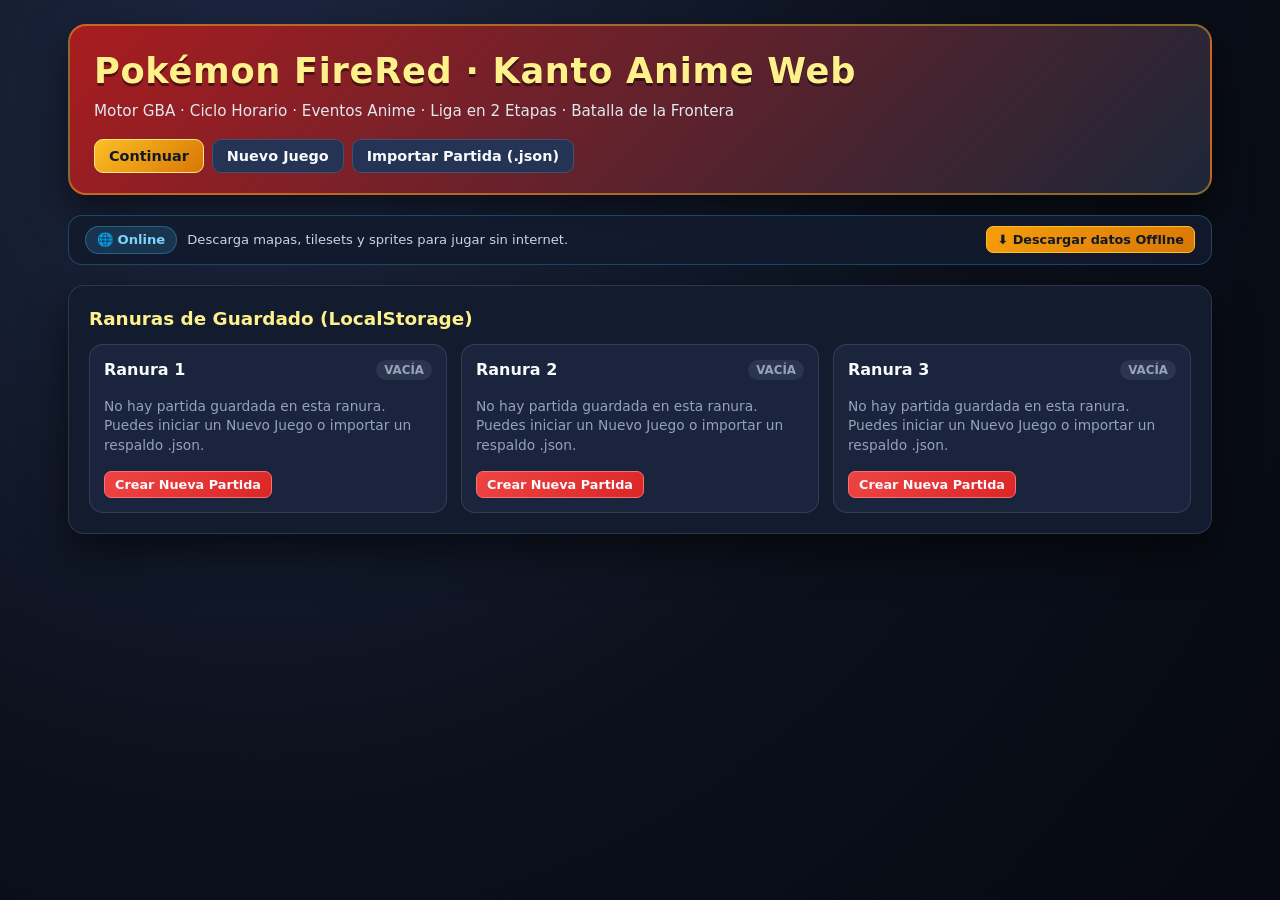
<file: juego-html/index.html>
<!DOCTYPE html>
<html lang="es">
<head>
  <meta charset="UTF-8" />
  <meta name="viewport" content="width=device-width, initial-scale=1.0, viewport-fit=cover" />
  <meta name="theme-color" content="#b91c1c" />
  <meta name="apple-mobile-web-app-capable" content="yes" />
  <meta name="mobile-web-app-capable" content="yes" />
  <meta name="apple-mobile-web-app-status-bar-style" content="black-translucent" />
  <meta name="apple-mobile-web-app-title" content="FireRed Kanto" />
  <title>Pokémon FireRed / Kanto Anime — Edición Web</title>
  <link rel="manifest" href="./manifest.json" />
  <link rel="icon" type="image/png" sizes="192x192" href="./assets/icon-192.png" />
  <link rel="apple-touch-icon" href="./assets/icon-192.png" />
  <link rel="stylesheet" href="./css/game.css" />
</head>
<body>
  <!-- ================= PANTALLA DE TÍTULO ================= -->
  <main id="screenTitle" class="title-screen">
    <header class="title-hero">
      <div class="title-brand">
        <h1>Pokémon FireRed · Kanto Anime Web</h1>
        <p>Motor GBA · Ciclo Horario · Eventos Anime · Liga en 2 Etapas · Batalla de la Frontera</p>
      </div>
      <div class="title-mode-tabs">
        <button id="tabTitleContinue" type="button" class="btn title-tab-btn active">Continuar</button>
        <button id="tabTitleNewGame" type="button" class="btn title-tab-btn">Nuevo Juego</button>
        <button id="tabTitleImport" type="button" class="btn title-tab-btn">Importar Partida (.json)</button>
      </div>
    </header>

    <!-- Barra de Estado y Descarga 100% Offline (PWA) -->
    <section id="offlineStatusBar" class="offline-bar">
      <div class="offline-bar-left">
        <span id="offlineStatusBadge" class="offline-pill">🌐 Online · Verificando caché...</span>
        <span id="offlineProgressText" class="offline-subtext">Descarga mapas, tilesets y sprites para jugar sin internet.</span>
      </div>
      <div class="offline-bar-right">
        <div id="offlineProgressWrap" class="offline-progress-track hidden">
          <div id="offlineProgressFill" class="offline-progress-fill" style="width: 0%;"></div>
        </div>
        <button id="btnDownloadOffline" type="button" class="btn btn-sm btn-gold">
          ⬇️ Descargar datos Offline
        </button>
      </div>
    </section>

    <!-- Panel Continuar (3 Ranuras independientes) -->
    <section id="panelContinue" class="title-panel">
      <h2>Ranuras de Guardado (LocalStorage)</h2>
      <div id="slotContinueGrid" class="slot-grid"></div>
    </section>

    <!-- Panel Nuevo Juego (Ash / Gary / Leaf) -->
    <section id="panelNewGame" class="title-panel hidden">
      <h2>Nuevo Juego — Elige Protagonista y Campaña</h2>
      <div id="protagonistSelector" class="protagonist-grid"></div>

      <div class="newgame-form-grid">
        <div style="display:flex; flex-direction:column; gap:12px;">
          <div class="field-group">
            <label for="inputPlayerName">Nombre del Entrenador</label>
            <input id="inputPlayerName" type="text" class="input-text" maxlength="14" value="Ash" placeholder="Tu nombre" />
          </div>

          <div class="field-group">
            <label for="newGameSlotSelect">Ranura de Guardado Destino</label>
            <select id="newGameSlotSelect" class="input-select">
              <option value="1">Ranura 1</option>
              <option value="2">Ranura 2</option>
              <option value="3">Ranura 3</option>
            </select>
          </div>

          <div id="overwriteWarning" class="alert-box hidden"></div>

          <button id="btnStartNewGame" type="button" class="btn btn-primary">
            Comenzar Aventura (₽5,000 iniciales)
          </button>
        </div>

        <div id="starterSection" style="display:flex; flex-direction:column; gap:10px;">
          <label style="font-size:0.84rem; font-weight:600; color:#cbd5e1;">Pokémon Inicial</label>
          <div id="ashNoticeBox" class="alert-box">
            <strong>Modo Anime (Ash):</strong> Llegas tarde al laboratorio y recibes a <strong>Pikachu (Nv. 5)</strong>. Tu rival <strong>Gary</strong> empieza con <strong>Eevee</strong>.
          </div>
          <div id="starterPickerGrid" class="starter-grid hidden"></div>
        </div>
      </div>
    </section>

    <!-- Panel Importar .json -->
    <section id="panelImportSave" class="title-panel hidden">
      <h2>Importar Partida Respaldada (.json)</h2>
      <p style="margin:0 0 12px; color:#cbd5e1; font-size:0.9rem;">
        Carga un archivo <code>.json</code> exportado desde el menú de pausa hacia cualquiera de las 3 ranuras independientes.
      </p>
      <div class="newgame-form-grid">
        <div class="field-group">
          <label for="selectImportSlot">Ranura Destino</label>
          <select id="selectImportSlot" class="input-select">
            <option value="1">Ranura 1</option>
            <option value="2">Ranura 2</option>
            <option value="3">Ranura 3</option>
          </select>
        </div>
        <div class="field-group">
          <label for="inputImportFile">Archivo de Guardado (.json)</label>
          <input id="inputImportFile" type="file" accept=".json,application/json" class="input-text" />
        </div>
      </div>
      <div id="importFeedback" class="alert-box hidden" style="margin-top:12px;"></div>
    </section>
  </main>

  <!-- ================= PANTALLA DE JUEGO / OVERWORLD ================= -->
  <section id="screenGame" class="game-shell hidden">
    <header class="game-hud">
      <div class="hud-stats">
        <span id="hudMapName" class="hud-pill">Lab. Prof. Oak</span>
        <span id="hudTimeBadge" class="hud-pill">☀️ Día</span>
        <span id="hudMoney" class="hud-pill gold">₽5,000</span>
        <span id="hudBadges" class="hud-pill">🏅 Medallas: 0/8</span>
        <span id="hudSymbols" class="hud-pill">🏆 Frontera: 0/7</span>
        <span id="hudGamepadBadge" class="hud-pill gamepad-pill hidden">🎮 Mando</span>
      </div>
      <div class="hud-controls">
        <select id="selectTimeOverride" class="input-select" style="padding:5px 8px; font-size:0.82rem;" title="Control de horario">
          <option value="auto">Hora: Auto</option>
          <option value="day">☀️ Día</option>
          <option value="evening">🌇 Tarde</option>
          <option value="night">🌙 Noche</option>
        </select>
        <button id="btnOpenTravel" type="button" class="btn btn-sm btn-gold">🗺️ Vuelo / Eventos</button>
        <button id="btnToggleBike" type="button" class="btn btn-sm">🚲 Bici</button>
        <button id="btnInteractAction" type="button" class="btn btn-sm btn-success">💬 Hablar (Enter)</button>
        <button id="btnToggleTouchControls" type="button" class="btn btn-sm btn-ghost" aria-pressed="false" title="Mostrar u ocultar controles táctiles">📱 Táctil</button>
        <button id="btnOpenPauseMenu" type="button" class="btn btn-sm btn-primary">☰ Menú (Esc)</button>
      </div>
    </header>

    <div class="viewport-stage">
      <canvas id="overworldCanvas" class="pixelated" width="256" height="192"></canvas>
      <div id="overworldToast" class="overworld-toast hidden"></div>

      <!-- Caja de diálogo GBA -->
      <div id="dialogueOverlay" class="dialogue-overlay hidden">
        <div class="gba-dialogue-box">
          <div class="dialogue-header">
            <span id="dialogueSpeaker" class="dialogue-speaker">Prof. Oak</span>
            <span style="font-size:0.75rem; color:#475569;">Enter / A / Clic</span>
          </div>
          <p id="dialogueText" class="dialogue-text"></p>
          <div id="dialogueChoices" class="dialogue-actions">
            <button id="btnDialogueNext" type="button" class="btn btn-sm btn-primary">Continuar ▼</button>
          </div>
        </div>
      </div>
    </div>

    <footer id="controlsFooter" class="controls-footer">
      <div class="key-hints">
        <span><kbd>WASD</kbd> / <kbd>Flechas</kbd> Mover</span>
        <span><kbd>Shift</kbd> / <kbd>B</kbd> Correr</span>
        <span><kbd>B</kbd> (Teclado) / <kbd>X</kbd> (Mando) Bici</span>
        <span><kbd>Enter</kbd> / <kbd>A</kbd> Hablar / Confirmar</span>
        <span><kbd>Esc</kbd> / <kbd>Start</kbd> Pausa</span>
      </div>
      <div id="touchControls" class="touch-controls">
        <div id="touchDpad" class="dpad-grid" role="group" aria-label="Cruceta direccional deslizante">
          <span class="dpad-spacer" aria-hidden="true"></span>
          <button id="btnDpadUp" type="button" class="dpad-btn" data-dir="up" aria-label="Arriba">▲</button>
          <span class="dpad-spacer" aria-hidden="true"></span>
          <button id="btnDpadLeft" type="button" class="dpad-btn" data-dir="left" aria-label="Izquierda">◀</button>
          <span class="dpad-center" aria-hidden="true"></span>
          <button id="btnDpadRight" type="button" class="dpad-btn" data-dir="right" aria-label="Derecha">▶</button>
          <span class="dpad-spacer" aria-hidden="true"></span>
          <button id="btnDpadDown" type="button" class="dpad-btn" data-dir="down" aria-label="Abajo">▼</button>
          <span class="dpad-spacer" aria-hidden="true"></span>
        </div>
        <div class="touch-right-pad">
          <div class="touch-utility-row">
            <button id="btnTouchBike" type="button" class="btn btn-sm touch-util-btn" aria-label="Alternar Bicicleta">🚲 Bici</button>
            <button id="btnTouchMenu" type="button" class="btn btn-sm btn-primary touch-util-btn" aria-label="Menú de Pausa">☰ Menú</button>
          </div>
          <div class="touch-ab-cluster">
            <button id="btnTouchB" type="button" class="touch-ab-btn touch-btn-b" aria-label="Botón B: Mantener para correr o volver atrás">
              <span class="ab-letter">B</span>
              <span class="ab-sub">Correr/Atrás</span>
            </button>
            <button id="btnTouchA" type="button" class="touch-ab-btn touch-btn-a" aria-label="Botón A: Interactuar o confirmar">
              <span class="ab-letter">A</span>
              <span class="ab-sub">Acción</span>
            </button>
          </div>
        </div>
      </div>
    </footer>
  </section>

  <!-- ================= MODAL VIAJE RÁPIDO / EVENTOS KANTO ================= -->
  <div id="travelModal" class="modal-backdrop hidden">
    <div class="modal-window">
      <div class="modal-header">
        <h2>🗺️ Destinos de Kanto y Eventos Activos</h2>
        <button id="btnCloseTravel" type="button" class="btn btn-sm">Cerrar</button>
      </div>
      <div class="modal-body">
        <p style="margin:0; font-size:0.88rem; color:#cbd5e1;">
          Explora a pie por rutas y edificios o vuela al instante a cualquier Gimnasio, Evento Anime, Grand Prix P1, Zona Safari, Meseta Añil o As de la Frontera.
        </p>
        <div id="travelHubsList" class="cards-grid"></div>
      </div>
    </div>
  </div>

  <!-- ================= MODAL TIENDA POKÉMON ================= -->
  <div id="shopModal" class="modal-backdrop hidden">
    <div class="modal-window">
      <div class="modal-header">
        <h2>🛒 Tienda Pokémon — Artículos y Piedras / Cordón Unión</h2>
        <div style="display:flex; align-items:center; gap:10px;">
          <span id="shopPlayerMoney" class="hud-pill gold">₽5,000</span>
          <button id="btnCloseShop" type="button" class="btn btn-sm">Salir</button>
        </div>
      </div>
      <div class="modal-body">
        <div id="shopFeedback" class="alert-box hidden"></div>
        <div id="shopCatalogList" class="cards-grid"></div>
      </div>
    </div>
  </div>

  <!-- ================= MODAL CAJA DEL PC ================= -->
  <div id="pcModal" class="modal-backdrop hidden">
    <div class="modal-window">
      <div class="modal-header">
        <h2>💻 Sistema de Almacenamiento Pokémon (PC de Bill)</h2>
        <button id="btnClosePc" type="button" class="btn btn-sm">Desconectar</button>
      </div>
      <div class="modal-body">
        <div id="pcSelectedInfo" class="alert-box">
          Haz clic en un Pokémon de la Caja para pasarlo al equipo (o selecciona primero uno de tu equipo para intercambiar).
        </div>
        <div class="newgame-form-grid">
          <div>
            <h3 style="margin:0 0 8px; font-size:0.98rem;">Equipo Activo (<span id="pcPartyCount">0</span>/6)</h3>
            <div id="pcPartyList" style="display:flex; flex-direction:column; gap:8px;"></div>
          </div>
          <div>
            <h3 style="margin:0 0 8px; font-size:0.98rem;">Caja del PC (<span id="pcBoxCount">0</span>)</h3>
            <div id="pcBoxList" style="display:flex; flex-direction:column; gap:8px;"></div>
          </div>
        </div>
      </div>
    </div>
  </div>

  <!-- ================= MENÚ DE PAUSA INTEGRADO ================= -->
  <div id="pauseOverlay" class="modal-backdrop hidden">
    <div class="modal-window">
      <div class="modal-header">
        <h2>☰ Menú de Pausa</h2>
        <div style="display:flex; gap:8px;">
          <button id="btnReturnTitle" type="button" class="btn btn-sm btn-ghost">Pantalla de Título</button>
          <button id="btnClosePause" type="button" class="btn btn-sm btn-primary">Volver (Esc)</button>
        </div>
      </div>
      <div class="tab-bar">
        <button id="pauseTabPokedex" type="button" class="btn btn-sm tab-btn active">📘 Pokédex</button>
        <button id="pauseTabParty" type="button" class="btn btn-sm tab-btn">⚡ Equipo</button>
        <button id="pauseTabBag" type="button" class="btn btn-sm tab-btn">🎒 Mochila</button>
        <button id="pauseTabCard" type="button" class="btn btn-sm tab-btn">🪪 Ficha y Frontera</button>
        <button id="pauseTabSave" type="button" class="btn btn-sm tab-btn">💾 Guardar / Exportar</button>
      </div>

      <div class="modal-body">
        <!-- Pokédex -->
        <section id="pauseViewPokedex">
          <div style="display:flex; flex-wrap:wrap; align-items:center; justify-content:space-between; gap:10px; margin-bottom:12px;">
            <span id="pokedexSummary" class="hud-pill">Vistos: 0/151 · Capturados: 0/151</span>
            <div style="display:flex; flex-wrap:wrap; gap:8px;">
              <select id="pokedexFilterSelect" class="input-select" style="padding:6px 10px;">
                <option value="all">Todas (151)</option>
                <option value="captured">Solo Capturados</option>
                <option value="seen">Solo Vistos</option>
              </select>
              <input id="pokedexSearchInput" type="search" class="input-text" style="padding:6px 10px; width:190px;" placeholder="Buscar Pokémon o #ID..." />
            </div>
          </div>
          <div id="pokedexGrid" class="cards-grid"></div>
        </section>

        <!-- Equipo Pokémon -->
        <section id="pauseViewParty" class="hidden">
          <div id="partyActionFeedback" class="alert-box hidden" style="margin-bottom:10px;"></div>
          <div id="pausePartyList" class="cards-grid"></div>
        </section>

        <!-- Mochila -->
        <section id="pauseViewBag" class="hidden">
          <div style="display:flex; flex-wrap:wrap; align-items:center; gap:10px; margin-bottom:10px;">
            <label for="bagTargetSelect" style="font-size:0.86rem; font-weight:600;">Objetivo en tu Equipo:</label>
            <select id="bagTargetSelect" class="input-select"></select>
          </div>
          <div id="bagActionFeedback" class="alert-box hidden" style="margin-bottom:10px;"></div>
          <div id="pauseBagList" class="cards-grid"></div>
        </section>

        <!-- Ficha de Entrenador y Frontera -->
        <section id="pauseViewCard" class="hidden" style="display:flex; flex-direction:column; gap:14px;">
          <div id="trainerCardHeader" class="info-card"></div>
          <div>
            <h3 style="margin:0 0 8px; font-size:0.96rem; color:#fef08a;">Medallas de Kanto</h3>
            <div id="trainerCardBadges" class="badges-grid"></div>
          </div>
          <div>
            <h3 style="margin:0 0 8px; font-size:0.96rem; color:#fef08a;">Progreso de Campaña y Eventos</h3>
            <div id="trainerCardStoryFlags" class="badges-grid"></div>
          </div>
          <div>
            <h3 style="margin:0 0 8px; font-size:0.96rem; color:#fef08a;">Batalla de la Frontera (7 Ases en Kanto)</h3>
            <div id="trainerCardFrontier" class="cards-grid"></div>
          </div>
        </section>

        <!-- Guardar / Exportar -->
        <section id="pauseViewSave" class="hidden" style="display:flex; flex-direction:column; gap:14px;">
          <div id="saveFeedback" class="alert-box hidden"></div>
          <div style="display:flex; flex-wrap:wrap; align-items:center; justify-content:space-between; gap:10px;">
            <span style="font-size:0.9rem; color:#cbd5e1;">Guarda en cualquiera de las 3 ranuras o descarga tu respaldo portátil <code>.json</code>.</span>
            <button id="btnExportSaveJson" type="button" class="btn btn-gold">⬇️ Exportar Partida (.json)</button>
          </div>
          <div id="pauseSaveSlots" class="slot-grid"></div>
        </section>
      </div>
    </div>
  </div>

  <!-- ================= ARENA DE COMBATE INTEGRADA ================= -->
  <div id="battleOverlay" class="modal-backdrop hidden">
    <div class="modal-window battle-window">
      <div class="modal-header">
        <h2>⚔️ Combate Pokémon</h2>
        <span id="battleSafariHint" class="hud-pill hidden"></span>
      </div>
      <div class="modal-body">
        <div id="battleBannerText" class="battle-banner"></div>

        <div class="battle-arena-scene">
          <!-- HUD Enemigo -->
          <div class="battle-hud-card">
            <div style="display:flex; justify-content:space-between; align-items:center; gap:6px;">
              <strong id="battleEnemyName">Rival</strong>
              <span id="battleEnemyLevel" style="font-size:0.84rem; font-weight:700;">Nv. 5</span>
            </div>
            <div style="display:flex; align-items:center; gap:6px; margin:4px 0;">
              <span id="battleEnemyStatus" class="type-pill hidden"></span>
              <span id="battleEnemyCaughtBadge" class="type-pill hidden" style="background:#16a34a;">CAPTURADO</span>
            </div>
            <div class="hp-bar-track">
              <div id="battleEnemyHpFill" class="hp-bar-fill" style="width:100%;"></div>
            </div>
            <div id="battleEnemyHpText" style="font-size:0.78rem; text-align:right; margin-top:2px;">--/-- PS</div>
          </div>

          <!-- Sprite Enemigo -->
          <div class="battle-sprite-stage">
            <img id="battleEnemySprite" class="pixelated" src="assets/sprites/pokemon/025_front.png" alt="Enemigo" />
            <div class="battle-platform"></div>
          </div>

          <!-- Sprite Jugador -->
          <div class="battle-sprite-stage">
            <img id="battlePlayerSprite" class="pixelated" src="assets/sprites/pokemon/025_back.png" alt="Aliado" />
            <div class="battle-platform"></div>
          </div>

          <!-- HUD Jugador -->
          <div class="battle-hud-card" style="align-self:end;">
            <div style="display:flex; justify-content:space-between; align-items:center; gap:6px;">
              <strong id="battlePlayerName">Pikachu</strong>
              <span id="battlePlayerLevel" style="font-size:0.84rem; font-weight:700;">Nv. 5</span>
            </div>
            <div style="margin:4px 0;">
              <span id="battlePlayerStatus" class="type-pill hidden"></span>
            </div>
            <div class="hp-bar-track">
              <div id="battlePlayerHpFill" class="hp-bar-fill" style="width:100%;"></div>
            </div>
            <div id="battlePlayerHpText" style="font-size:0.78rem; text-align:right; margin-top:2px;">--/-- PS</div>
            <div class="hp-bar-track" style="height:5px; margin-top:4px;">
              <div id="battlePlayerExpFill" class="exp-bar-fill" style="width:0%;"></div>
            </div>
          </div>
        </div>

        <div id="battleForcedNotice" class="alert-box error hidden">
          Tu Pokémon cayó debilitado. Selecciona otro Pokémon de tu equipo para continuar.
        </div>

        <div class="battle-controls-grid">
          <div style="display:flex; flex-direction:column; gap:8px;">
            <div style="display:flex; flex-wrap:wrap; gap:6px;">
              <button id="btnBattleModeFight" type="button" class="btn btn-sm btn-primary">⚔️ Luchar</button>
              <button id="btnBattleModeBag" type="button" class="btn btn-sm btn-gold">🎒 Mochila</button>
              <button id="btnBattleModeSwitch" type="button" class="btn btn-sm">🔄 Pokémon</button>
              <button id="btnBattleRun" type="button" class="btn btn-sm btn-ghost">🏃 Huir</button>
            </div>
            <div id="battleMovesGrid" class="moves-grid"></div>
            <div id="battleBagPanel" class="cards-grid hidden"></div>
            <div id="battleSwitchPanel" class="cards-grid hidden"></div>
          </div>

          <div style="display:flex; flex-direction:column; gap:8px;">
            <div id="battleLog" class="battle-log-box"></div>
            <div id="battleFinishBar" class="hidden" style="display:flex; justify-content:flex-end;">
              <button id="btnBattleContinue" type="button" class="btn btn-success">Continuar</button>
            </div>
          </div>
        </div>
      </div>
    </div>
  </div>

  <script type="module" src="./js/game/mainApp.js"></script>
</body>
</html>
</file>
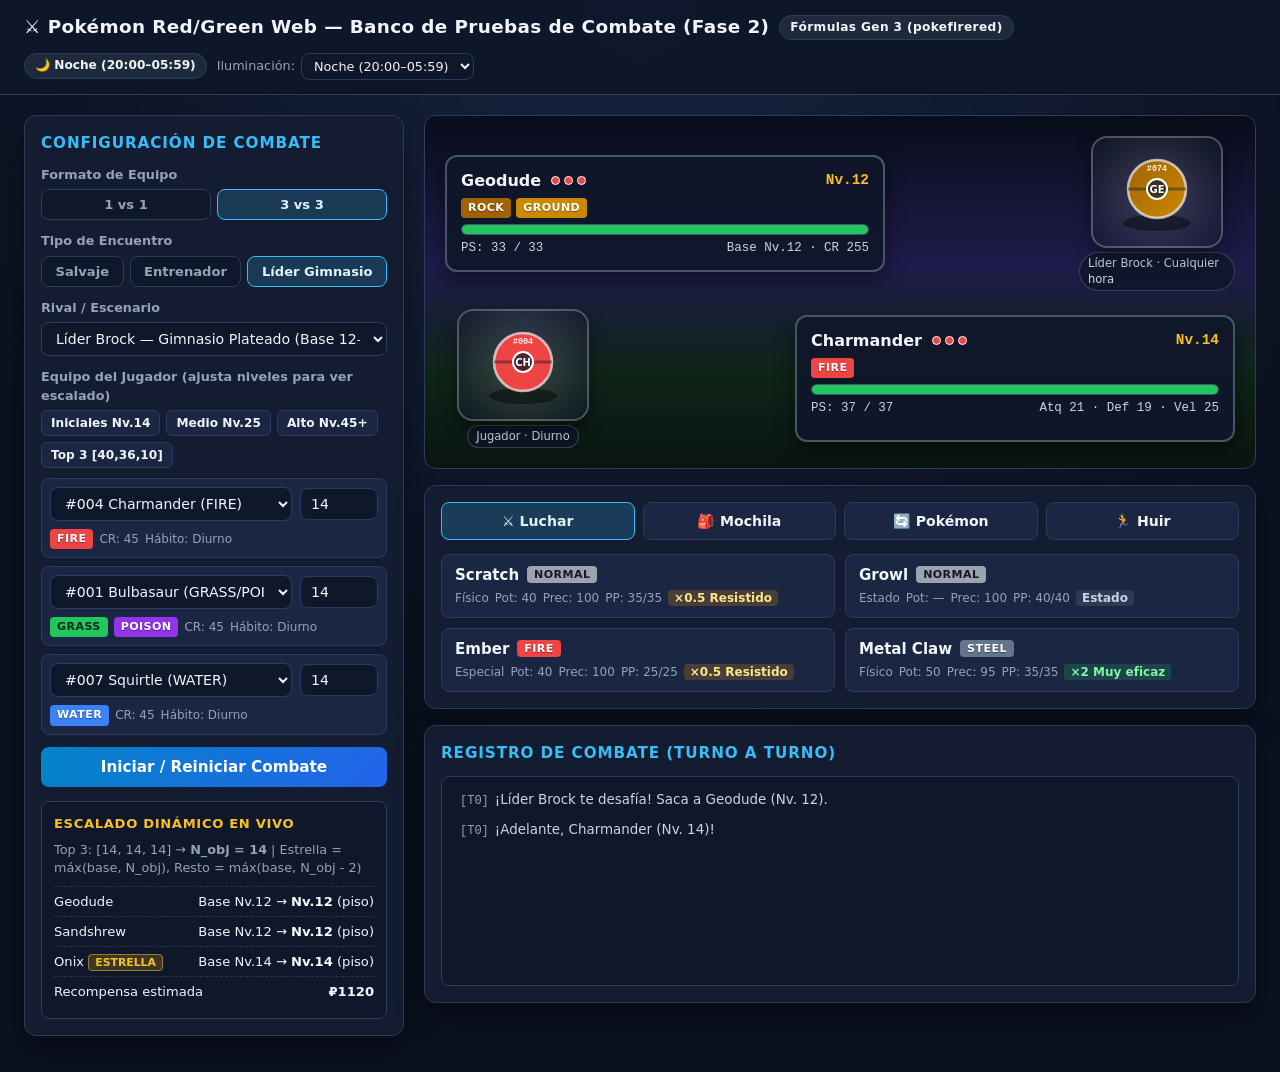
<file: juego-html/battle-test.html>
<!DOCTYPE html>
<html lang="es">
  <head>
    <meta charset="UTF-8" />
    <meta name="viewport" content="width=device-width, initial-scale=1.0" />
    <title>Banco de Pruebas de Combate — Pokémon Red/Green Web</title>
    <link rel="stylesheet" href="./css/battle-test.css" />
  </head>
  <body>
    <header class="app-header">
      <div class="app-title">
        <span>⚔️ Pokémon Red/Green Web — Banco de Pruebas de Combate (Fase 2)</span>
        <span class="badge-pill">Fórmulas Gen 3 (pokefirered)</span>
      </div>
      <div class="header-controls">
        <span class="badge-pill" id="time-badge">🕒 Hora local</span>
        <label style="display:flex; align-items:center; gap:6px; font-size:0.8rem; color:#94a3b8;">
          Iluminación:
          <select id="env-override" style="width:auto; padding:4px 8px; font-size:0.8rem;">
            <option value="day">Día (06:00–16:59)</option>
            <option value="evening">Tarde (17:00–19:59)</option>
            <option value="night">Noche (20:00–05:59)</option>
          </select>
        </label>
      </div>
    </header>

    <div id="protocol-banner" class="banner-warning hidden">
      <strong>Nota de ejecución local:</strong> Los navegadores bloquean <code>fetch()</code> sobre archivos
      <code>file://</code>. Sirve la carpeta <code>juego-html/</code> con un servidor HTTP local (por ejemplo:
      <code>python3 -m http.server 8080</code> dentro de <code>juego-html</code>) y abre
      <code>http://localhost:8080/battle-test.html</code>.
    </div>

    <main class="layout-grid">
      <!-- Left Configurator + Dynamic Scaler Inspector -->
      <aside class="panel">
        <h2 class="panel-title">Configuración de Combate</h2>

        <div class="form-group">
          <label>Formato de Equipo</label>
          <div class="segmented">
            <button type="button" class="seg-btn" data-match-size="1">1 vs 1</button>
            <button type="button" class="seg-btn active" data-match-size="3">3 vs 3</button>
          </div>
        </div>

        <div class="form-group">
          <label>Tipo de Encuentro</label>
          <div class="segmented">
            <button type="button" class="seg-btn" data-battle-type="wild">Salvaje</button>
            <button type="button" class="seg-btn" data-battle-type="trainer">Entrenador</button>
            <button type="button" class="seg-btn active" data-battle-type="leader">Líder Gimnasio</button>
          </div>
        </div>

        <div class="form-group">
          <label for="enemy-preset">Rival / Escenario</label>
          <select id="enemy-preset"></select>
        </div>

        <div class="form-group hidden" id="trainer-offset-group">
          <label for="trainer-offset">Desfase Entrenador Común (SPEC §3)</label>
          <select id="trainer-offset">
            <option value="2">N_obj − 2 niveles</option>
            <option value="3">N_obj − 3 niveles</option>
          </select>
        </div>

        <div class="form-group hidden" id="safari-boost-group">
          <label class="checkbox-row">
            <input type="checkbox" id="safari-boost" />
            <span>Bono Carrera Zona Safari (+25% captura)</span>
          </label>
        </div>

        <div class="form-group">
          <label>Equipo del Jugador (ajusta niveles para ver escalado)</label>
          <div class="quick-row">
            <button type="button" class="btn-small" data-team-preset="starters_14">Iniciales Nv.14</button>
            <button type="button" class="btn-small" data-team-preset="mid_25">Medio Nv.25</button>
            <button type="button" class="btn-small" data-team-preset="high_45">Alto Nv.45+</button>
            <button type="button" class="btn-small" data-team-preset="imbalanced">Top 3 [40,36,10]</button>
          </div>
          <div id="player-slots"></div>
        </div>

        <button type="button" id="start-battle-btn" class="btn-primary">Iniciar / Reiniciar Combate</button>

        <section id="scaler-preview" class="scaler-box">
          <h3>Escalado Dinámico en Vivo</h3>
          <div class="scaler-summary">Cargando datos...</div>
        </section>
      </aside>

      <!-- Right Main Arena, Controls & Log -->
      <section class="main-stage">
        <div id="battle-arena" class="battle-arena env-day"></div>

        <div class="panel">
          <div class="tabs-bar">
            <button type="button" class="tab-btn active" data-tab="fight">⚔️ Luchar</button>
            <button type="button" class="tab-btn" data-tab="bag">🎒 Mochila</button>
            <button type="button" class="tab-btn" data-tab="pokemon">🔄 Pokémon</button>
            <button type="button" class="tab-btn" data-tab="run">🏃 Huir</button>
          </div>
          <div id="tab-content"></div>
        </div>

        <div class="panel">
          <h2 class="panel-title">Registro de Combate (Turno a Turno)</h2>
          <div id="battle-log" class="battle-log"></div>
        </div>
      </section>
    </main>

    <script type="module" src="./js/battle/battleTestUI.js"></script>
  </body>
</html>
</file>
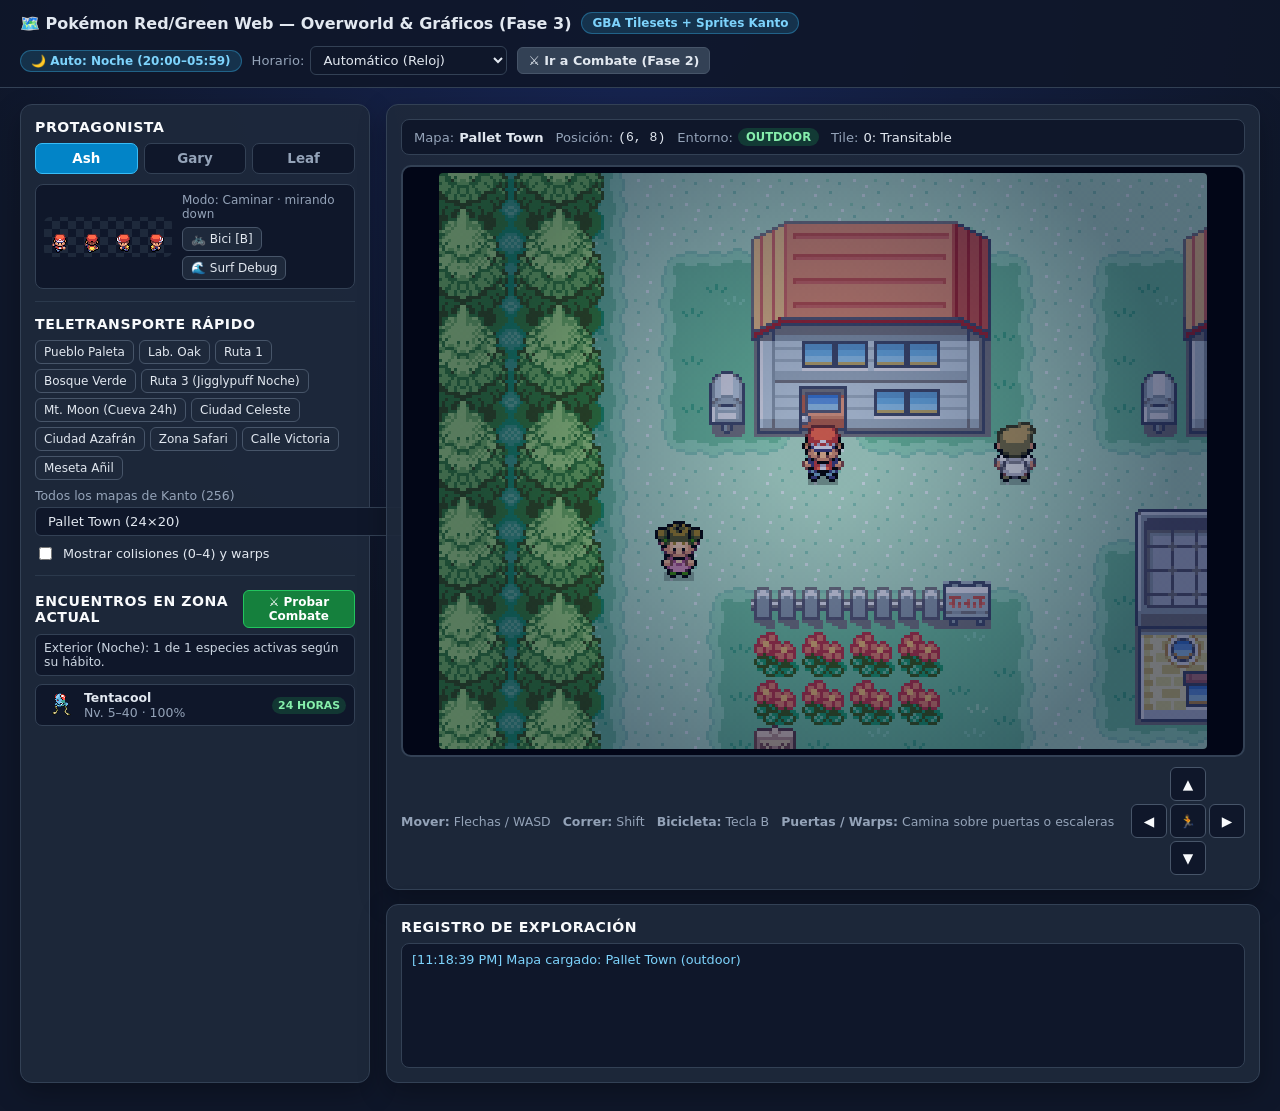
<file: juego-html/overworld-test.html>
<!DOCTYPE html>
<html lang="es">
  <head>
    <meta charset="UTF-8" />
    <meta name="viewport" content="width=device-width, initial-scale=1.0" />
    <title>Banco de Pruebas de Overworld — Pokémon Red/Green Web</title>
    <link rel="stylesheet" href="./css/overworld-test.css" />
  </head>
  <body>
    <header class="app-header">
      <div class="app-title">
        <span>🗺️ Pokémon Red/Green Web — Overworld &amp; Gráficos (Fase 3)</span>
        <span class="badge-pill">GBA Tilesets + Sprites Kanto</span>
      </div>
      <div class="header-controls">
        <span class="badge-pill" id="time-status-badge">🕒 Automático</span>
        <label class="inline-select">
          Horario:
          <select id="time-mode-select">
            <option value="auto">Automático (Reloj)</option>
            <option value="day">☀️ Día (06:00–16:59)</option>
            <option value="evening">🌇 Tarde (17:00–19:59)</option>
            <option value="night">🌙 Noche (20:00–05:59)</option>
          </select>
        </label>
        <a class="nav-link" href="./battle-test.html">⚔️ Ir a Combate (Fase 2)</a>
      </div>
    </header>

    <div id="protocol-banner" class="banner-warning hidden">
      <strong>Nota de ejecución local:</strong> Los navegadores bloquean <code>fetch()</code> sobre archivos
      <code>file://</code>. Sirve la carpeta <code>juego-html/</code> con un servidor HTTP local (por ejemplo:
      <code>python3 -m http.server 8080</code> dentro de <code>juego-html</code>) y abre
      <code>http://localhost:8080/overworld-test.html</code>.
    </div>

    <main class="layout-grid">
      <!-- Panel Izquierdo: Protagonista, Horario, Teletransporte y Auditoría de Encuentros -->
      <aside class="panel sidebar-panel">
        <section class="card-block">
          <h2 class="panel-title">Protagonista</h2>
          <div class="segmented" id="protagonist-buttons">
            <button type="button" class="seg-btn active" data-char="ash">Ash</button>
            <button type="button" class="seg-btn" data-char="gary">Gary</button>
            <button type="button" class="seg-btn" data-char="leaf">Leaf</button>
          </div>
          <div class="sprite-preview-box">
            <canvas id="sprite-preview-canvas" width="128" height="40"></canvas>
            <div class="sprite-preview-meta">
              <span id="sprite-mode-label">Modo: Caminar · 4 direcciones</span>
              <div class="quick-row">
                <button type="button" class="btn-small" id="btn-toggle-bike">🚲 Bici [B]</button>
                <button type="button" class="btn-small" id="btn-toggle-surf">🌊 Surf Debug</button>
              </div>
            </div>
          </div>
        </section>

        <section class="card-block">
          <h2 class="panel-title">Teletransporte Rápido</h2>
          <div class="quick-pills" id="quick-map-pills">
            <button type="button" class="btn-small" data-map="MAP_PALLET_TOWN">Pueblo Paleta</button>
            <button type="button" class="btn-small" data-map="MAP_PALLET_TOWN_PROFESSOR_OAKS_LAB">Lab. Oak</button>
            <button type="button" class="btn-small" data-map="MAP_ROUTE1">Ruta 1</button>
            <button type="button" class="btn-small" data-map="MAP_VIRIDIAN_FOREST">Bosque Verde</button>
            <button type="button" class="btn-small" data-map="MAP_ROUTE3">Ruta 3 (Jigglypuff Noche)</button>
            <button type="button" class="btn-small" data-map="MAP_MT_MOON_1F">Mt. Moon (Cueva 24h)</button>
            <button type="button" class="btn-small" data-map="MAP_CERULEAN_CITY">Ciudad Celeste</button>
            <button type="button" class="btn-small" data-map="MAP_SAFFRON_CITY">Ciudad Azafrán</button>
            <button type="button" class="btn-small" data-map="MAP_SAFARI_ZONE_CENTER">Zona Safari</button>
            <button type="button" class="btn-small" data-map="MAP_VICTORY_ROAD_1F">Calle Victoria</button>
            <button type="button" class="btn-small" data-map="MAP_INDIGO_PLATEAU_EXTERIOR">Meseta Añil</button>
          </div>
          <div class="form-group" style="margin-top:8px;">
            <label for="map-teleport-select">Todos los mapas de Kanto (<span id="map-total-count">0</span>)</label>
            <div class="select-go-row">
              <select id="map-teleport-select"></select>
              <button type="button" class="btn-primary-sm" id="btn-teleport">Ir</button>
            </div>
          </div>
          <label class="checkbox-row">
            <input type="checkbox" id="chk-collision-overlay" />
            <span>Mostrar colisiones (0–4) y warps</span>
          </label>
        </section>

        <section class="card-block">
          <div class="section-header-row">
            <h2 class="panel-title">Encuentros en Zona Actual</h2>
            <button type="button" class="btn-small accent" id="btn-force-encounter">⚔️ Probar Combate</button>
          </div>
          <div id="encounter-env-note" class="env-note">Cargando tabla...</div>
          <div id="encounter-preview-list" class="encounter-list"></div>
        </section>
      </aside>

      <!-- Escenario Central: Canvas 2D + Controles + HUD -->
      <section class="main-stage">
        <div class="panel canvas-panel">
          <div class="hud-bar">
            <div class="hud-item">
              <span class="hud-label">Mapa:</span>
              <strong id="hud-map-name">Cargando...</strong>
            </div>
            <div class="hud-item">
              <span class="hud-label">Posición:</span>
              <code id="hud-coords">(0, 0)</code>
            </div>
            <div class="hud-item">
              <span class="hud-label">Entorno:</span>
              <span id="hud-env-badge" class="env-badge outdoor">outdoor</span>
            </div>
            <div class="hud-item">
              <span class="hud-label">Tile:</span>
              <span id="hud-collision-label">0: Transitable</span>
            </div>
          </div>

          <div class="canvas-wrapper">
            <canvas id="overworld-canvas" width="256" height="192"></canvas>
            <div id="toast-bar" class="toast-bar hidden"></div>
          </div>

          <div class="controls-bar">
            <div class="controls-hint">
              <span><strong>Mover:</strong> Flechas / WASD</span>
              <span><strong>Correr:</strong> Shift</span>
              <span><strong>Bicicleta:</strong> Tecla B</span>
              <span><strong>Puertas / Warps:</strong> Camina sobre puertas o escaleras</span>
            </div>
            <div class="touch-pad">
              <div class="dpad">
                <button type="button" class="dpad-btn up" data-dir="up">▲</button>
                <button type="button" class="dpad-btn left" data-dir="left">◀</button>
                <button type="button" class="dpad-btn center" id="btn-pad-run" title="Alternar correr">🏃</button>
                <button type="button" class="dpad-btn right" data-dir="right">▶</button>
                <button type="button" class="dpad-btn down" data-dir="down">▼</button>
              </div>
            </div>
          </div>
        </div>

        <div class="panel">
          <h2 class="panel-title">Registro de Exploración</h2>
          <div id="overworld-log" class="overworld-log"></div>
        </div>
      </section>
    </main>

    <!-- Modal de Encuentro Salvaje Integrado (Motor Fase 2 + Sprites Fase 3) -->
    <div id="wild-battle-modal" class="battle-modal hidden" role="dialog" aria-modal="true">
      <div class="battle-modal-card">
        <div class="battle-modal-header">
          <span id="wb-title">¡Un Pokémon salvaje apareció!</span>
          <button type="button" class="btn-small" id="wb-close-btn">Cerrar</button>
        </div>

        <div id="wb-stage" class="wb-stage">
          <div class="wb-combatant foe">
            <div class="wb-stat-card">
              <div class="wb-name-row">
                <strong id="wb-foe-name">---</strong>
                <span id="wb-foe-level">Nv. --</span>
              </div>
              <div class="hp-bar-track"><div id="wb-foe-hp-fill" class="hp-bar-fill"></div></div>
              <div class="wb-hp-text" id="wb-foe-hp-text">-- / --</div>
            </div>
            <img id="wb-foe-sprite" class="wb-sprite foe-sprite" alt="Pokémon salvaje" />
          </div>

          <div class="wb-combatant player">
            <img id="wb-ply-sprite" class="wb-sprite ply-sprite" alt="Tu Pokémon" />
            <div class="wb-stat-card">
              <div class="wb-name-row">
                <strong id="wb-ply-name">---</strong>
                <span id="wb-ply-level">Nv. --</span>
              </div>
              <div class="hp-bar-track"><div id="wb-ply-hp-fill" class="hp-bar-fill"></div></div>
              <div class="wb-hp-text" id="wb-ply-hp-text">-- / --</div>
            </div>
          </div>
        </div>

        <div class="wb-actions-area">
          <div id="wb-moves-grid" class="wb-moves-grid"></div>
          <div class="wb-side-actions">
            <button type="button" class="btn-small" id="wb-ball-btn">🔴 Poké Ball</button>
            <button type="button" class="btn-small" id="wb-great-btn">🔵 Super Ball</button>
            <button type="button" class="btn-small" id="wb-heal-btn">🧪 Poción</button>
            <button type="button" class="btn-small danger" id="wb-run-btn">🏃 Huir</button>
          </div>
        </div>

        <div id="wb-log" class="wb-log"></div>
      </div>
    </div>

    <script type="module" src="./js/overworld/overworldTestUI.js"></script>
  </body>
</html>
</file>
<file: juego-html/css/game.css>
/* Estilo Principal: Pokémon FireRed / Kanto Anime Web Edition (Fase 4) */
:root {
  --bg-deep: #0b101b;
  --bg-panel: #131b2e;
  --bg-card: #1a243d;
  --bg-card-hover: #223052;
  --border-subtle: rgba(148, 163, 184, 0.2);
  --border-accent: #f59e0b;
  --accent-red: #ef4444;
  --accent-red-dark: #b91c1c;
  --accent-gold: #fbbf24;
  --accent-blue: #38bdf8;
  --accent-green: #22c55e;
  --accent-purple: #a855f7;
  --text-main: #f8fafc;
  --text-muted: #94a3b8;
  --gba-cream: #f8f5e8;
  --gba-border: #2b3348;
  --shadow-lg: 0 18px 42px rgba(0, 0, 0, 0.55);
}

* {
  box-sizing: border-box;
}

html,
body {
  margin: 0;
  padding: 0;
  min-height: 100vh;
  background: radial-gradient(circle at 20% 10%, #1d2742 0%, #0b101b 55%, #060911 100%);
  color: var(--text-main);
  font-family: "Inter", "Segoe UI", system-ui, -apple-system, sans-serif;
  line-height: 1.4;
}

.hidden {
  display: none !important;
}

.pixelated {
  image-rendering: pixelated;
  image-rendering: crisp-edges;
}

button,
input,
select {
  font-family: inherit;
}

.btn {
  display: inline-flex;
  align-items: center;
  justify-content: center;
  gap: 6px;
  padding: 8px 14px;
  border-radius: 9px;
  border: 1px solid rgba(255, 255, 255, 0.14);
  background: #253355;
  color: var(--text-main);
  font-weight: 600;
  font-size: 0.9rem;
  cursor: pointer;
  transition: transform 0.1s ease, background 0.15s ease, border-color 0.15s ease;
}

.btn:hover:not(:disabled) {
  background: #30426d;
  border-color: rgba(255, 255, 255, 0.3);
}

.btn:active:not(:disabled) {
  transform: translateY(1px);
}

.btn:disabled {
  opacity: 0.45;
  cursor: not-allowed;
}

.btn-primary {
  background: linear-gradient(135deg, #ef4444, #dc2626);
  border-color: #f87171;
}

.btn-primary:hover:not(:disabled) {
  background: linear-gradient(135deg, #f87171, #ef4444);
}

.btn-gold {
  background: linear-gradient(135deg, #f59e0b, #d97706);
  border-color: #fbbf24;
  color: #111827;
}

.btn-gold:hover:not(:disabled) {
  background: linear-gradient(135deg, #fbbf24, #f59e0b);
}

.btn-success {
  background: linear-gradient(135deg, #16a34a, #15803d);
  border-color: #4ade80;
}

.btn-ghost {
  background: rgba(15, 23, 42, 0.72);
  border-color: var(--border-subtle);
}

.btn-sm {
  padding: 5px 10px;
  font-size: 0.8rem;
  border-radius: 7px;
}

/* ---------------- PANTALLA DE TÍTULO ---------------- */
.title-screen {
  min-height: 100vh;
  max-width: 1180px;
  margin: 0 auto;
  padding: 24px 18px 40px;
  display: flex;
  flex-direction: column;
  gap: 20px;
}

.title-hero {
  background: linear-gradient(135deg, rgba(185, 28, 28, 0.9), rgba(30, 41, 59, 0.94));
  border: 2px solid rgba(251, 191, 36, 0.45);
  border-radius: 18px;
  padding: 20px 24px;
  display: flex;
  flex-wrap: wrap;
  align-items: center;
  justify-content: space-between;
  gap: 16px;
  box-shadow: var(--shadow-lg);
}

.title-brand h1 {
  margin: 0;
  font-size: clamp(1.5rem, 3vw, 2.2rem);
  letter-spacing: 0.02em;
  color: #fef08a;
  text-shadow: 0 3px 0 rgba(0, 0, 0, 0.45);
}

.title-brand p {
  margin: 6px 0 0;
  color: #e2e8f0;
  font-size: 0.95rem;
}

.title-mode-tabs {
  display: flex;
  flex-wrap: wrap;
  gap: 8px;
}

.title-tab-btn.active {
  background: linear-gradient(135deg, #fbbf24, #d97706);
  color: #111827;
  border-color: #fde68a;
}

.title-panel {
  background: var(--bg-panel);
  border: 1px solid var(--border-subtle);
  border-radius: 16px;
  padding: 20px;
  box-shadow: var(--shadow-lg);
}

.title-panel h2 {
  margin: 0 0 12px;
  font-size: 1.15rem;
  color: #fef08a;
}

.slot-grid {
  display: grid;
  grid-template-columns: repeat(auto-fit, minmax(280px, 1fr));
  gap: 14px;
}

.slot-card {
  background: var(--bg-card);
  border: 1px solid var(--border-subtle);
  border-radius: 14px;
  padding: 14px;
  display: flex;
  flex-direction: column;
  gap: 10px;
}

.slot-card.occupied {
  border-color: rgba(56, 189, 248, 0.42);
}

.slot-header {
  display: flex;
  align-items: center;
  justify-content: space-between;
  gap: 8px;
}

.slot-badge {
  font-size: 0.74rem;
  font-weight: 700;
  padding: 2px 8px;
  border-radius: 999px;
  background: rgba(56, 189, 248, 0.16);
  color: #7dd3fc;
  text-transform: uppercase;
}

.slot-badge.anime {
  background: rgba(251, 191, 36, 0.2);
  color: #fde047;
}

.slot-badge.empty {
  background: rgba(148, 163, 184, 0.14);
  color: #94a3b8;
}

.slot-body {
  display: flex;
  align-items: center;
  gap: 12px;
}

.slot-sprites {
  display: flex;
  align-items: center;
  gap: 4px;
  background: rgba(11, 16, 27, 0.65);
  padding: 6px 8px;
  border-radius: 10px;
}

.slot-meta {
  font-size: 0.84rem;
  color: #cbd5e1;
  display: grid;
  gap: 2px;
}

.slot-actions {
  display: flex;
  gap: 8px;
  margin-top: auto;
}

/* Nuevo juego */
.protagonist-grid {
  display: grid;
  grid-template-columns: repeat(auto-fit, minmax(240px, 1fr));
  gap: 12px;
  margin-bottom: 16px;
}

.protagonist-card {
  background: var(--bg-card);
  border: 2px solid var(--border-subtle);
  border-radius: 14px;
  padding: 14px;
  cursor: pointer;
  display: flex;
  flex-direction: column;
  gap: 8px;
  transition: border-color 0.15s ease, background 0.15s ease;
}

.protagonist-card:hover {
  background: var(--bg-card-hover);
}

.protagonist-card.selected {
  border-color: #fbbf24;
  background: rgba(251, 191, 36, 0.1);
}

.protag-top {
  display: flex;
  align-items: center;
  gap: 12px;
}

.protag-canvas {
  width: 64px;
  height: 64px;
  background: rgba(15, 23, 42, 0.85);
  border-radius: 10px;
  border: 1px solid rgba(255, 255, 255, 0.12);
}

.newgame-form-grid {
  display: grid;
  grid-template-columns: repeat(auto-fit, minmax(260px, 1fr));
  gap: 16px;
  align-items: start;
}

.starter-grid {
  display: grid;
  grid-template-columns: repeat(3, minmax(0, 1fr));
  gap: 10px;
}

.starter-card {
  background: var(--bg-card);
  border: 2px solid var(--border-subtle);
  border-radius: 12px;
  padding: 10px 8px;
  text-align: center;
  cursor: pointer;
  display: flex;
  flex-direction: column;
  align-items: center;
  gap: 4px;
}

.starter-card.selected {
  border-color: #4ade80;
  background: rgba(34, 197, 94, 0.14);
}

.starter-card img {
  width: 56px;
  height: 56px;
}

.field-group {
  display: flex;
  flex-direction: column;
  gap: 6px;
}

.field-group label {
  font-size: 0.84rem;
  font-weight: 600;
  color: #cbd5e1;
}

.input-text,
.input-select {
  background: #0f172a;
  color: var(--text-main);
  border: 1px solid rgba(148, 163, 184, 0.3);
  border-radius: 9px;
  padding: 9px 11px;
  font-size: 0.92rem;
}

.alert-box {
  padding: 10px 12px;
  border-radius: 10px;
  font-size: 0.86rem;
  border: 1px solid rgba(251, 191, 36, 0.45);
  background: rgba(251, 191, 36, 0.12);
  color: #fde68a;
}

.alert-box.error {
  border-color: rgba(239, 68, 68, 0.55);
  background: rgba(239, 68, 68, 0.14);
  color: #fecaca;
}

.alert-box.success {
  border-color: rgba(34, 197, 94, 0.55);
  background: rgba(34, 197, 94, 0.14);
  color: #bbf7d0;
}

/* ---------------- JUEGO PRINCIPAL / OVERWORLD ---------------- */
.game-shell {
  min-height: 100vh;
  max-width: 1120px;
  margin: 0 auto;
  padding: 12px;
  display: flex;
  flex-direction: column;
  gap: 10px;
}

.game-hud {
  background: rgba(19, 27, 46, 0.94);
  border: 1px solid var(--border-subtle);
  border-radius: 14px;
  padding: 10px 14px;
  display: flex;
  flex-wrap: wrap;
  align-items: center;
  justify-content: space-between;
  gap: 10px;
}

.hud-stats {
  display: flex;
  flex-wrap: wrap;
  align-items: center;
  gap: 8px;
}

.hud-pill {
  background: #0f172a;
  border: 1px solid rgba(148, 163, 184, 0.24);
  border-radius: 999px;
  padding: 4px 11px;
  font-size: 0.83rem;
  font-weight: 600;
  color: #e2e8f0;
}

.hud-pill.gold {
  color: #fde047;
  border-color: rgba(251, 191, 36, 0.35);
}

.hud-controls {
  display: flex;
  flex-wrap: wrap;
  align-items: center;
  gap: 7px;
}

.viewport-stage {
  position: relative;
  background: #050811;
  border: 3px solid #2a3756;
  border-radius: 16px;
  box-shadow: var(--shadow-lg);
  overflow: hidden;
  display: flex;
  justify-content: center;
  align-items: center;
  min-height: 460px;
}

#overworldCanvas {
  width: min(100%, 768px);
  aspect-ratio: 4 / 3;
  height: auto;
  display: block;
  background: #000;
}

.overworld-toast {
  position: absolute;
  top: 12px;
  left: 50%;
  transform: translateX(-50%);
  background: rgba(15, 23, 42, 0.92);
  border: 1px solid rgba(251, 191, 36, 0.55);
  color: #fef08a;
  padding: 7px 14px;
  border-radius: 999px;
  font-size: 0.84rem;
  font-weight: 600;
  z-index: 5;
  pointer-events: none;
  max-width: 90%;
  text-align: center;
}

.controls-footer {
  display: flex;
  flex-wrap: wrap;
  align-items: center;
  justify-content: space-between;
  gap: 12px;
  background: rgba(19, 27, 46, 0.9);
  border: 1px solid var(--border-subtle);
  border-radius: 14px;
  padding: 12px 14px max(12px, env(safe-area-inset-bottom)) 14px;
  touch-action: none;
  user-select: none;
  -webkit-user-select: none;
  -webkit-touch-callout: none;
}

.key-hints {
  display: flex;
  flex-wrap: wrap;
  gap: 10px;
  font-size: 0.8rem;
  color: var(--text-muted);
}

.key-hints kbd {
  background: #0f172a;
  border: 1px solid rgba(148, 163, 184, 0.35);
  border-radius: 5px;
  padding: 1px 6px;
  color: #f8fafc;
  font-size: 0.78rem;
}

.touch-controls {
  display: none;
  width: 100%;
  align-items: center;
  justify-content: space-between;
  gap: 16px;
  touch-action: none;
  user-select: none;
  -webkit-user-select: none;
  -webkit-touch-callout: none;
}

@media (pointer: coarse) {
  .controls-footer:not(.touch-force-hide) .touch-controls {
    display: flex;
  }
  .controls-footer:not(.touch-force-hide) .key-hints {
    display: none;
  }
}

.controls-footer.touch-force-show .touch-controls {
  display: flex;
}

.controls-footer.touch-force-hide .touch-controls {
  display: none !important;
}

.dpad-grid {
  display: grid;
  grid-template-columns: repeat(3, 46px);
  grid-template-rows: repeat(3, 46px);
  gap: 3px;
  padding: 6px;
  border-radius: 20px;
  background: rgba(15, 23, 42, 0.78);
  border: 1px solid rgba(148, 163, 184, 0.25);
  touch-action: none;
  user-select: none;
  -webkit-user-select: none;
  -webkit-touch-callout: none;
}

.dpad-center {
  border-radius: 8px;
  background: radial-gradient(circle, #334155 0%, #1e293b 70%);
  border: 1px solid rgba(148, 163, 184, 0.16);
  pointer-events: none;
}

.dpad-spacer {
  pointer-events: none;
}

.dpad-btn {
  border-radius: 10px;
  border: 1px solid rgba(255, 255, 255, 0.18);
  background: linear-gradient(180deg, #27354f, #1a2438);
  color: #f8fafc;
  font-size: 1rem;
  font-weight: 700;
  cursor: pointer;
  display: flex;
  align-items: center;
  justify-content: center;
  touch-action: none;
  user-select: none;
  -webkit-user-select: none;
  -webkit-touch-callout: none;
  transition: transform 0.06s ease, background 0.1s ease, border-color 0.1s ease;
}

.dpad-btn:active,
.dpad-btn.active {
  background: linear-gradient(180deg, #3b82f6, #1d4ed8);
  border-color: #93c5fd;
  transform: scale(0.95);
}

.touch-right-pad {
  display: flex;
  flex-direction: column;
  align-items: flex-end;
  justify-content: center;
  gap: 10px;
  touch-action: none;
  user-select: none;
  -webkit-user-select: none;
}

.touch-utility-row {
  display: flex;
  gap: 8px;
  align-items: center;
}

.touch-util-btn {
  min-height: 36px;
  padding: 6px 12px;
  touch-action: none;
  user-select: none;
  -webkit-user-select: none;
}

.touch-util-btn.active {
  border-color: #fbbf24;
  background: linear-gradient(135deg, #f59e0b, #d97706);
  color: #111827;
}

.touch-ab-cluster {
  display: flex;
  align-items: flex-end;
  gap: 14px;
  padding: 2px 4px;
  touch-action: none;
  user-select: none;
}

.touch-ab-btn {
  width: 62px;
  height: 62px;
  border-radius: 50%;
  border: 2px solid rgba(255, 255, 255, 0.25);
  color: #ffffff;
  font-weight: 800;
  cursor: pointer;
  display: flex;
  flex-direction: column;
  align-items: center;
  justify-content: center;
  gap: 1px;
  box-shadow: 0 6px 14px rgba(0, 0, 0, 0.42);
  touch-action: none;
  user-select: none;
  -webkit-user-select: none;
  -webkit-touch-callout: none;
  transition: transform 0.06s ease, filter 0.1s ease;
}

.touch-ab-btn .ab-letter {
  font-size: 1.15rem;
  line-height: 1;
}

.touch-ab-btn .ab-sub {
  font-size: 0.56rem;
  font-weight: 600;
  opacity: 0.92;
  letter-spacing: 0.02em;
}

.touch-btn-b {
  background: linear-gradient(145deg, #dc2626, #991b1b);
  border-color: rgba(252, 165, 165, 0.45);
  margin-top: 12px;
}

.touch-btn-a {
  background: linear-gradient(145deg, #16a34a, #15803d);
  border-color: rgba(134, 239, 172, 0.5);
  margin-bottom: 12px;
}

.touch-ab-btn:active,
.touch-ab-btn.active {
  transform: scale(0.92);
  filter: brightness(1.18);
  border-color: #fde047;
}

/* ---------------- DIÁLOGO GBA Y MODALES ---------------- */
.dialogue-overlay {
  position: absolute;
  inset: auto 16px 14px 16px;
  z-index: 25;
}

.gba-dialogue-box {
  background: var(--gba-cream);
  color: #1e293b;
  border: 4px solid var(--gba-border);
  box-shadow: inset 0 0 0 3px #cbd5e1, 0 12px 30px rgba(0, 0, 0, 0.65);
  border-radius: 14px;
  padding: 14px 16px;
  display: flex;
  flex-direction: column;
  gap: 10px;
}

.dialogue-header {
  display: flex;
  align-items: center;
  justify-content: space-between;
  gap: 8px;
}

.dialogue-speaker {
  font-weight: 800;
  font-size: 0.9rem;
  color: #991b1b;
  text-transform: uppercase;
  letter-spacing: 0.03em;
}

.dialogue-text {
  margin: 0;
  font-size: 0.98rem;
  font-weight: 600;
  color: #0f172a;
}

.dialogue-actions {
  display: flex;
  flex-wrap: wrap;
  justify-content: flex-end;
  gap: 8px;
}

/* Overlays Modales Generales */
.modal-backdrop {
  position: fixed;
  inset: 0;
  background: rgba(5, 8, 17, 0.82);
  backdrop-filter: blur(4px);
  z-index: 40;
  display: flex;
  align-items: center;
  justify-content: center;
  padding: 16px;
}

.modal-window {
  background: var(--bg-panel);
  border: 1px solid rgba(148, 163, 184, 0.28);
  border-radius: 16px;
  box-shadow: var(--shadow-lg);
  width: min(980px, 100%);
  max-height: 90vh;
  display: flex;
  flex-direction: column;
  overflow: hidden;
}

.modal-header {
  padding: 14px 18px;
  background: #172139;
  border-bottom: 1px solid var(--border-subtle);
  display: flex;
  align-items: center;
  justify-content: space-between;
  gap: 10px;
}

.modal-header h2 {
  margin: 0;
  font-size: 1.08rem;
  color: #fef08a;
}

.modal-body {
  padding: 16px 18px;
  overflow-y: auto;
  display: flex;
  flex-direction: column;
  gap: 14px;
}

.tab-bar {
  display: flex;
  flex-wrap: wrap;
  gap: 6px;
  padding: 10px 18px;
  background: #101728;
  border-bottom: 1px solid var(--border-subtle);
}

.tab-btn.active {
  background: #fbbf24;
  color: #111827;
  border-color: #fde68a;
}

/* Pokédex / Party / Bag / Card / Shop / PC */
.cards-grid {
  display: grid;
  grid-template-columns: repeat(auto-fill, minmax(250px, 1fr));
  gap: 12px;
}

.info-card {
  background: var(--bg-card);
  border: 1px solid var(--border-subtle);
  border-radius: 12px;
  padding: 12px;
  display: flex;
  flex-direction: column;
  gap: 8px;
}

.info-card.locked {
  opacity: 0.65;
}

.info-card-top {
  display: flex;
  align-items: center;
  gap: 10px;
}

.info-card-top img {
  width: 52px;
  height: 52px;
  background: rgba(11, 16, 27, 0.65);
  border-radius: 9px;
}

.silhouette {
  filter: brightness(0) opacity(0.45);
}

.type-pill {
  display: inline-block;
  font-size: 0.7rem;
  font-weight: 700;
  padding: 2px 7px;
  border-radius: 999px;
  background: #334155;
  color: #f8fafc;
  text-transform: uppercase;
}

.habit-pill {
  display: inline-block;
  font-size: 0.72rem;
  padding: 2px 7px;
  border-radius: 999px;
  background: rgba(56, 189, 248, 0.16);
  color: #7dd3fc;
}

.hp-bar-track {
  width: 100%;
  height: 8px;
  border-radius: 999px;
  background: #0f172a;
  overflow: hidden;
  border: 1px solid rgba(255, 255, 255, 0.1);
}

.hp-bar-fill {
  height: 100%;
  background: #22c55e;
  transition: width 0.25s ease;
}

.hp-bar-fill.warn {
  background: #f59e0b;
}

.hp-bar-fill.crit {
  background: #ef4444;
}

.exp-bar-fill {
  height: 100%;
  background: #38bdf8;
}

.badges-grid {
  display: grid;
  grid-template-columns: repeat(auto-fill, minmax(175px, 1fr));
  gap: 8px;
}

.badge-chip {
  padding: 8px 10px;
  border-radius: 10px;
  background: #0f172a;
  border: 1px solid rgba(148, 163, 184, 0.22);
  font-size: 0.82rem;
}

.badge-chip.earned {
  border-color: rgba(251, 191, 36, 0.65);
  background: rgba(251, 191, 36, 0.12);
  color: #fef08a;
}

/* ---------------- ARENA DE COMBATE INTEGRADA ---------------- */
.battle-window {
  width: min(920px, 100%);
}

.battle-arena-scene {
  position: relative;
  border-radius: 14px;
  background: linear-gradient(180deg, #7dd3fc 0%, #bae6fd 45%, #86efac 46%, #22c55e 100%);
  border: 3px solid #1e293b;
  padding: 16px;
  min-height: 290px;
  display: grid;
  grid-template-columns: 1fr 1fr;
  grid-template-rows: auto auto;
  gap: 10px;
  overflow: hidden;
}

.battle-hud-card {
  background: rgba(248, 245, 232, 0.96);
  color: #0f172a;
  border: 3px solid #2b3348;
  border-radius: 12px;
  padding: 10px 12px;
  box-shadow: 0 6px 14px rgba(0, 0, 0, 0.25);
  align-self: start;
}

.battle-sprite-stage {
  display: flex;
  flex-direction: column;
  align-items: center;
  justify-content: center;
  position: relative;
}

.battle-sprite-stage img {
  width: 112px;
  height: 112px;
  filter: drop-shadow(0 6px 4px rgba(0, 0, 0, 0.3));
}

.battle-platform {
  width: 140px;
  height: 24px;
  border-radius: 50%;
  background: rgba(20, 83, 45, 0.45);
  margin-top: -16px;
}

.battle-banner {
  background: #0f172a;
  border: 1px solid rgba(251, 191, 36, 0.4);
  color: #fde047;
  border-radius: 10px;
  padding: 6px 12px;
  font-size: 0.86rem;
  font-weight: 700;
  display: flex;
  justify-content: space-between;
  align-items: center;
  flex-wrap: wrap;
  gap: 8px;
}

.battle-controls-grid {
  display: grid;
  grid-template-columns: 1.45fr 1fr;
  gap: 12px;
}

@media (max-width: 720px) {
  .battle-controls-grid {
    grid-template-columns: 1fr;
  }
  .battle-arena-scene {
    grid-template-columns: 1fr;
  }
}

.moves-grid {
  display: grid;
  grid-template-columns: repeat(2, minmax(0, 1fr));
  gap: 8px;
}

.move-btn {
  background: #1e293b;
  border: 1px solid rgba(148, 163, 184, 0.28);
  border-radius: 10px;
  padding: 8px 10px;
  color: #f8fafc;
  text-align: left;
  cursor: pointer;
  display: flex;
  flex-direction: column;
  gap: 3px;
}

.move-btn:hover:not(:disabled) {
  background: #2b3b57;
  border-color: #fbbf24;
}

.move-btn:disabled {
  opacity: 0.45;
  cursor: not-allowed;
}

.battle-log-box {
  background: #0b101b;
  border: 1px solid var(--border-subtle);
  border-radius: 10px;
  padding: 10px;
  max-height: 165px;
  overflow-y: auto;
  font-size: 0.82rem;
  display: flex;
  flex-direction: column;
  gap: 4px;
}

.battle-log-entry.success {
  color: #86efac;
}
.battle-log-entry.warning {
  color: #fde047;
}
.battle-log-entry.damage {
  color: #fca5a5;
}
.battle-log-entry.crit {
  color: #f97316;
  font-weight: 700;
}
.battle-log-entry.super {
  color: #38bdf8;
  font-weight: 700;
}

/* ---------------- BARRA OFFLINE PWA ---------------- */
.offline-bar {
  background: rgba(19, 27, 46, 0.92);
  border: 1px solid rgba(56, 189, 248, 0.28);
  border-radius: 14px;
  padding: 10px 16px;
  display: flex;
  flex-wrap: wrap;
  align-items: center;
  justify-content: space-between;
  gap: 12px;
}

.offline-bar-left {
  display: flex;
  flex-wrap: wrap;
  align-items: center;
  gap: 10px;
}

.offline-bar-right {
  display: flex;
  flex-wrap: wrap;
  align-items: center;
  gap: 10px;
}

.offline-pill {
  display: inline-flex;
  align-items: center;
  gap: 6px;
  padding: 4px 11px;
  border-radius: 999px;
  font-size: 0.82rem;
  font-weight: 700;
  background: rgba(56, 189, 248, 0.16);
  color: #7dd3fc;
  border: 1px solid rgba(56, 189, 248, 0.35);
}

.offline-pill.ready {
  background: rgba(34, 197, 94, 0.16);
  color: #86efac;
  border-color: rgba(34, 197, 94, 0.45);
}

.offline-pill.offline {
  background: rgba(251, 191, 36, 0.18);
  color: #fde047;
  border-color: rgba(251, 191, 36, 0.45);
}

.offline-subtext {
  font-size: 0.82rem;
  color: #cbd5e1;
}

.offline-progress-track {
  width: 170px;
  height: 10px;
  border-radius: 999px;
  background: #0b101b;
  border: 1px solid rgba(148, 163, 184, 0.3);
  overflow: hidden;
}

.offline-progress-fill {
  height: 100%;
  background: linear-gradient(90deg, #38bdf8, #22c55e);
  transition: width 0.2s ease;
}

/* ---------------- MANDO INALÁMBRICO Y FOCO DE MENÚ ---------------- */
.gamepad-pill {
  background: rgba(34, 197, 94, 0.16);
  color: #86efac;
  border-color: rgba(34, 197, 94, 0.5);
}

.gamepad-focus {
  outline: 3px solid #fbbf24 !important;
  outline-offset: 2px;
  box-shadow: 0 0 0 4px rgba(251, 191, 36, 0.28) !important;
}

.btn-toggle-active {
  background: rgba(56, 189, 248, 0.2);
  border-color: #38bdf8;
  color: #e0f2fe;
}

@media (max-width: 720px) {
  .game-shell {
    padding: 8px;
    gap: 8px;
  }

  .game-hud {
    padding: 8px 10px;
    gap: 8px;
  }

  .viewport-stage {
    min-height: 210px;
  }

  .dpad-grid {
    grid-template-columns: repeat(3, 44px);
    grid-template-rows: repeat(3, 44px);
  }

  .touch-ab-btn {
    width: 58px;
    height: 58px;
  }
}

@media (max-height: 540px) and (pointer: coarse) {
  .game-shell {
    padding: 6px 10px;
    gap: 6px;
  }

  .viewport-stage {
    min-height: 170px;
    max-height: 52vh;
  }

  #overworldCanvas {
    max-height: 50vh;
    width: auto;
    max-width: 100%;
  }

  .controls-footer {
    padding: 8px 12px max(10px, env(safe-area-inset-bottom)) 12px;
  }

  .dpad-grid {
    grid-template-columns: repeat(3, 40px);
    grid-template-rows: repeat(3, 40px);
  }

  .touch-ab-btn {
    width: 52px;
    height: 52px;
  }
}
</file>
<file: juego-html/css/battle-test.css>
:root {
  --bg-page: #0b1120;
  --bg-panel: #131c31;
  --bg-card: #1a2642;
  --bg-input: #0f172a;
  --border-subtle: #2b3c5e;
  --border-focus: #38bdf8;
  --text-main: #f1f5f9;
  --text-muted: #94a3b8;
  --accent-primary: #38bdf8;
  --accent-gold: #fbbf24;
  --accent-danger: #f43f5e;
  --accent-success: #22c55e;
  --hp-high: #22c55e;
  --hp-mid: #f59e0b;
  --hp-low: #ef4444;
  --radius-md: 12px;
  --radius-sm: 8px;
}

* {
  box-sizing: border-box;
}

body {
  margin: 0;
  font-family: system-ui, -apple-system, "Segoe UI", Roboto, Ubuntu, sans-serif;
  background: radial-gradient(circle at top, #16233f 0%, var(--bg-page) 60%);
  color: var(--text-main);
  min-height: 100vh;
  line-height: 1.45;
}

.app-header {
  display: flex;
  flex-wrap: wrap;
  justify-content: space-between;
  align-items: center;
  gap: 12px;
  padding: 14px 24px;
  background: rgba(15, 23, 42, 0.92);
  border-bottom: 1px solid var(--border-subtle);
  position: sticky;
  top: 0;
  z-index: 20;
  backdrop-filter: blur(8px);
}

.app-title {
  margin: 0;
  font-size: 1.15rem;
  font-weight: 700;
  letter-spacing: 0.02em;
  display: flex;
  align-items: center;
  gap: 10px;
}

.badge-pill {
  display: inline-flex;
  align-items: center;
  gap: 5px;
  padding: 3px 10px;
  border-radius: 999px;
  font-size: 0.76rem;
  font-weight: 600;
  background: #1e293b;
  border: 1px solid var(--border-subtle);
  color: var(--text-main);
}

.header-controls {
  display: flex;
  align-items: center;
  gap: 10px;
  flex-wrap: wrap;
}

.banner-warning {
  margin: 16px 24px 0;
  padding: 12px 16px;
  border-radius: var(--radius-sm);
  background: rgba(245, 158, 11, 0.14);
  border: 1px solid rgba(245, 158, 11, 0.55);
  color: #fde68a;
  font-size: 0.9rem;
}

.banner-warning code {
  background: rgba(0, 0, 0, 0.35);
  padding: 2px 6px;
  border-radius: 4px;
  font-family: ui-monospace, SFMono-Regular, Menlo, monospace;
}

.hidden {
  display: none !important;
}

.layout-grid {
  display: grid;
  grid-template-columns: 380px 1fr;
  gap: 20px;
  padding: 20px 24px 36px;
  max-width: 1480px;
  margin: 0 auto;
}

@media (max-width: 1080px) {
  .layout-grid {
    grid-template-columns: 1fr;
  }
}

.panel {
  background: var(--bg-panel);
  border: 1px solid var(--border-subtle);
  border-radius: var(--radius-md);
  padding: 16px;
  box-shadow: 0 12px 28px rgba(0, 0, 0, 0.35);
}

.panel-title {
  margin: 0 0 12px;
  font-size: 0.95rem;
  text-transform: uppercase;
  letter-spacing: 0.06em;
  color: var(--accent-primary);
  display: flex;
  justify-content: space-between;
  align-items: center;
}

.form-group {
  margin-bottom: 12px;
}

.form-group label {
  display: block;
  font-size: 0.8rem;
  font-weight: 600;
  color: var(--text-muted);
  margin-bottom: 5px;
}

select,
input[type="number"],
button {
  font-family: inherit;
}

select,
input[type="number"] {
  width: 100%;
  background: var(--bg-input);
  color: var(--text-main);
  border: 1px solid var(--border-subtle);
  border-radius: var(--radius-sm);
  padding: 7px 10px;
  font-size: 0.88rem;
}

select:focus,
input[type="number"]:focus {
  outline: none;
  border-color: var(--border-focus);
}

.segmented {
  display: grid;
  grid-auto-flow: column;
  gap: 6px;
}

.seg-btn {
  padding: 7px 10px;
  border-radius: var(--radius-sm);
  border: 1px solid var(--border-subtle);
  background: var(--bg-input);
  color: var(--text-muted);
  font-size: 0.82rem;
  font-weight: 600;
  cursor: pointer;
  transition: 0.15s ease;
}

.seg-btn:hover {
  border-color: var(--accent-primary);
  color: var(--text-main);
}

.seg-btn.active {
  background: rgba(56, 189, 248, 0.18);
  border-color: var(--accent-primary);
  color: #e0f2fe;
}

.player-slot {
  display: grid;
  grid-template-columns: 1fr 78px;
  gap: 8px;
  align-items: center;
  padding: 8px;
  background: var(--bg-card);
  border: 1px solid var(--border-subtle);
  border-radius: var(--radius-sm);
  margin-bottom: 8px;
}

.slot-meta {
  grid-column: 1 / -1;
  display: flex;
  flex-wrap: wrap;
  gap: 6px;
  align-items: center;
  font-size: 0.75rem;
  color: var(--text-muted);
}

.quick-row {
  display: flex;
  flex-wrap: wrap;
  gap: 6px;
  margin-bottom: 10px;
}

.btn-small {
  background: var(--bg-card);
  border: 1px solid var(--border-subtle);
  color: var(--text-main);
  border-radius: 6px;
  padding: 5px 9px;
  font-size: 0.76rem;
  font-weight: 600;
  cursor: pointer;
}

.btn-small:hover {
  border-color: var(--accent-primary);
}

.btn-primary {
  width: 100%;
  padding: 11px 16px;
  border-radius: var(--radius-sm);
  border: none;
  background: linear-gradient(135deg, #0284c7, #2563eb);
  color: #ffffff;
  font-size: 0.95rem;
  font-weight: 700;
  cursor: pointer;
  transition: transform 0.1s ease, filter 0.15s ease;
}

.btn-primary:hover {
  filter: brightness(1.1);
}

.btn-primary:active {
  transform: translateY(1px);
}

.checkbox-row {
  display: flex;
  align-items: center;
  gap: 8px;
  font-size: 0.84rem;
  color: var(--text-main);
  padding: 6px 0;
  cursor: pointer;
}

/* Dynamic Level Scaler Inspector */
.scaler-box {
  margin-top: 14px;
  background: var(--bg-input);
  border: 1px solid var(--border-subtle);
  border-radius: var(--radius-sm);
  padding: 12px;
}

.scaler-box h3 {
  margin: 0 0 8px;
  font-size: 0.82rem;
  text-transform: uppercase;
  letter-spacing: 0.05em;
  color: var(--accent-gold);
}

.scaler-summary {
  font-size: 0.8rem;
  color: var(--text-muted);
  margin-bottom: 8px;
}

.scaler-row {
  display: flex;
  justify-content: space-between;
  align-items: center;
  padding: 5px 0;
  border-top: 1px dashed rgba(148, 163, 184, 0.2);
  font-size: 0.82rem;
}

.ace-tag {
  background: rgba(251, 191, 36, 0.18);
  color: var(--accent-gold);
  border: 1px solid rgba(251, 191, 36, 0.5);
  padding: 1px 6px;
  border-radius: 4px;
  font-size: 0.68rem;
  font-weight: 700;
}

/* Battle Arena */
.main-stage {
  display: flex;
  flex-direction: column;
  gap: 16px;
}

.battle-arena {
  position: relative;
  border-radius: var(--radius-md);
  border: 1px solid var(--border-subtle);
  padding: 20px;
  overflow: hidden;
  min-height: 310px;
  display: flex;
  flex-direction: column;
  justify-content: space-between;
  gap: 18px;
  transition: background 0.4s ease, filter 0.4s ease;
}

.battle-arena.env-day {
  background: linear-gradient(180deg, #1d4ed8 0%, #3b82f6 38%, #1e4620 65%, #14532d 100%);
}

.battle-arena.env-evening {
  background: linear-gradient(180deg, #7c2d12 0%, #c2410c 36%, #3f2e21 68%, #292524 100%);
}

.battle-arena.env-night {
  background: linear-gradient(180deg, #090d1a 0%, #1e1b4b 42%, #0f2419 72%, #091510 100%);
}

.arena-row {
  display: flex;
  justify-content: space-between;
  align-items: center;
  gap: 18px;
  flex-wrap: wrap;
}

.arena-row.enemy-row {
  flex-direction: row;
}

.arena-row.player-row {
  flex-direction: row-reverse;
}

.hud-box {
  flex: 1 1 300px;
  max-width: 440px;
  background: rgba(15, 23, 42, 0.9);
  border: 2px solid #475569;
  border-radius: var(--radius-md);
  padding: 12px 14px;
  box-shadow: 0 8px 20px rgba(0, 0, 0, 0.45);
}

.hud-top {
  display: flex;
  justify-content: space-between;
  align-items: center;
  gap: 8px;
  margin-bottom: 6px;
}

.hud-name {
  font-size: 1rem;
  font-weight: 700;
  display: flex;
  align-items: center;
  gap: 6px;
  flex-wrap: wrap;
}

.hud-level {
  font-family: ui-monospace, SFMono-Regular, Menlo, monospace;
  font-weight: 700;
  font-size: 0.9rem;
  color: var(--accent-gold);
}

.party-balls {
  display: inline-flex;
  gap: 4px;
  margin-left: 4px;
}

.ball-dot {
  width: 9px;
  height: 9px;
  border-radius: 50%;
  background: #ef4444;
  border: 1px solid #f8fafc;
}

.ball-dot.fainted {
  background: #334155;
  border-color: #64748b;
}

.hp-track {
  height: 11px;
  background: #0f172a;
  border: 1px solid #475569;
  border-radius: 999px;
  overflow: hidden;
  margin: 6px 0 4px;
}

.hp-fill {
  height: 100%;
  transition: width 0.3s ease, background-color 0.25s ease;
}

.hp-high {
  background: var(--hp-high);
}
.hp-mid {
  background: var(--hp-mid);
}
.hp-low {
  background: var(--hp-low);
}

.hp-numbers {
  display: flex;
  justify-content: space-between;
  align-items: center;
  font-family: ui-monospace, SFMono-Regular, Menlo, monospace;
  font-size: 0.78rem;
  color: #cbd5e1;
}

.exp-track {
  height: 5px;
  background: #0f172a;
  border-radius: 999px;
  overflow: hidden;
  margin-top: 6px;
}

.exp-fill {
  height: 100%;
  background: #38bdf8;
  transition: width 0.3s ease;
}

.chips-row {
  display: flex;
  flex-wrap: wrap;
  gap: 5px;
  margin-top: 7px;
}

.status-chip {
  font-size: 0.7rem;
  font-weight: 700;
  padding: 2px 6px;
  border-radius: 4px;
  background: #dc2626;
  color: #ffffff;
}

.status-PAR { background: #eab308; color: #0f172a; }
.status-BRN { background: #ea580c; }
.status-PSN, .status-TOX { background: #9333ea; }
.status-SLP { background: #64748b; }
.status-FRZ { background: #06b6d4; color: #0f172a; }
.status-CONF { background: #ec4899; }

.stage-chip {
  font-size: 0.69rem;
  font-weight: 600;
  padding: 1px 6px;
  border-radius: 4px;
  background: rgba(56, 189, 248, 0.16);
  border: 1px solid rgba(56, 189, 248, 0.35);
  color: #bae6fd;
}

.stage-chip.neg {
  background: rgba(244, 63, 94, 0.16);
  border-color: rgba(244, 63, 94, 0.4);
  color: #fecdd3;
}

.sprite-stage {
  flex: 0 0 156px;
  display: flex;
  flex-direction: column;
  align-items: center;
  justify-content: center;
  gap: 4px;
}

.sprite-card {
  width: 132px;
  height: 112px;
  border-radius: 16px;
  background: radial-gradient(circle at center, rgba(255, 255, 255, 0.18), rgba(15, 23, 42, 0.55));
  border: 2px solid rgba(255, 255, 255, 0.25);
  display: flex;
  align-items: center;
  justify-content: center;
  box-shadow: 0 8px 18px rgba(0, 0, 0, 0.4);
  position: relative;
}

.sprite-card.fainted {
  opacity: 0.3;
  filter: grayscale(1);
}

.sprite-sub {
  font-size: 0.72rem;
  background: rgba(15, 23, 42, 0.85);
  padding: 2px 8px;
  border-radius: 999px;
  color: #cbd5e1;
  border: 1px solid rgba(255, 255, 255, 0.18);
}

.battle-outcome-banner {
  background: rgba(15, 23, 42, 0.94);
  border: 2px solid var(--accent-gold);
  border-radius: var(--radius-sm);
  padding: 12px 16px;
  display: flex;
  justify-content: space-between;
  align-items: center;
  gap: 12px;
  flex-wrap: wrap;
}

/* Command Deck */
.tabs-bar {
  display: grid;
  grid-template-columns: repeat(4, 1fr);
  gap: 8px;
  margin-bottom: 14px;
}

.tab-btn {
  padding: 10px 8px;
  border-radius: var(--radius-sm);
  border: 1px solid var(--border-subtle);
  background: var(--bg-card);
  color: var(--text-main);
  font-weight: 700;
  font-size: 0.88rem;
  cursor: pointer;
}

.tab-btn.active {
  border-color: var(--accent-primary);
  background: rgba(56, 189, 248, 0.2);
  color: #e0f2fe;
}

.tab-btn:disabled {
  opacity: 0.45;
  cursor: not-allowed;
}

.moves-grid {
  display: grid;
  grid-template-columns: repeat(2, 1fr);
  gap: 10px;
}

@media (max-width: 640px) {
  .moves-grid {
    grid-template-columns: 1fr;
  }
}

.move-btn {
  text-align: left;
  padding: 11px 13px;
  border-radius: var(--radius-sm);
  border: 1px solid var(--border-subtle);
  background: var(--bg-card);
  color: var(--text-main);
  cursor: pointer;
  transition: transform 0.1s ease, border-color 0.15s ease;
  display: flex;
  flex-direction: column;
  gap: 6px;
}

.move-btn:hover:not(:disabled) {
  border-color: var(--accent-primary);
  transform: translateY(-1px);
}

.move-btn:disabled {
  opacity: 0.45;
  cursor: not-allowed;
}

.move-head {
  display: flex;
  justify-content: space-between;
  align-items: center;
  gap: 8px;
  font-weight: 700;
  font-size: 0.94rem;
}

.move-meta {
  display: flex;
  flex-wrap: wrap;
  align-items: center;
  gap: 6px;
  font-size: 0.75rem;
  color: var(--text-muted);
}

.eff-hint {
  font-weight: 700;
  padding: 1px 6px;
  border-radius: 4px;
}
.eff-super { background: rgba(34, 197, 94, 0.2); color: #86efac; }
.eff-resist { background: rgba(245, 158, 11, 0.2); color: #fde68a; }
.eff-immune { background: rgba(239, 68, 68, 0.24); color: #fca5a5; }
.eff-neutral { background: rgba(148, 163, 184, 0.16); color: #cbd5e1; }

.bag-section-title {
  margin: 8px 0;
  font-size: 0.8rem;
  text-transform: uppercase;
  color: var(--text-muted);
  letter-spacing: 0.05em;
}

.bag-grid {
  display: grid;
  grid-template-columns: repeat(auto-fill, minmax(220px, 1fr));
  gap: 8px;
}

.item-btn {
  text-align: left;
  padding: 9px 11px;
  border-radius: var(--radius-sm);
  border: 1px solid var(--border-subtle);
  background: var(--bg-card);
  color: var(--text-main);
  cursor: pointer;
}

.item-btn:hover:not(:disabled) {
  border-color: var(--accent-primary);
}

.item-btn:disabled {
  opacity: 0.45;
  cursor: not-allowed;
}

.item-btn .item-title {
  font-weight: 700;
  font-size: 0.86rem;
  display: flex;
  justify-content: space-between;
}

.item-btn .item-sub {
  font-size: 0.74rem;
  color: var(--text-muted);
  margin-top: 3px;
}

.party-switch-grid {
  display: grid;
  grid-template-columns: repeat(auto-fill, minmax(240px, 1fr));
  gap: 10px;
}

.party-card {
  padding: 10px 12px;
  border-radius: var(--radius-sm);
  border: 1px solid var(--border-subtle);
  background: var(--bg-card);
  display: flex;
  flex-direction: column;
  gap: 6px;
}

.party-card.active-mon {
  border-color: var(--accent-primary);
}

/* Log Panel */
.battle-log {
  background: var(--bg-input);
  border: 1px solid var(--border-subtle);
  border-radius: var(--radius-sm);
  padding: 10px 12px;
  height: 210px;
  overflow-y: auto;
  font-size: 0.84rem;
  display: flex;
  flex-direction: column;
  gap: 4px;
}

.log-entry {
  padding: 3px 6px;
  border-radius: 4px;
}

.log-turn {
  color: var(--text-muted);
  font-family: ui-monospace, SFMono-Regular, Menlo, monospace;
  font-size: 0.75rem;
  margin-right: 6px;
}

.log-info { color: #cbd5e1; }
.log-move { color: #f8fafc; font-weight: 600; }
.log-damage { color: #fda4af; }
.log-super { color: #86efac; font-weight: 700; }
.log-resisted { color: #fcd34d; }
.log-crit { color: #fbbf24; font-weight: 700; }
.log-status { color: #c4b5fd; }
.log-warning { color: #fb923c; }
.log-success { color: #4ade80; font-weight: 700; background: rgba(34, 197, 94, 0.1); }

/* Type Badges */
.type-badge {
  display: inline-block;
  padding: 2px 7px;
  border-radius: 4px;
  font-size: 0.69rem;
  font-weight: 700;
  text-transform: uppercase;
  letter-spacing: 0.04em;
  color: #ffffff;
  text-shadow: 0 1px 1px rgba(0, 0, 0, 0.4);
}

.type-NORMAL { background: #9ca3af; color: #111827; text-shadow: none; }
.type-FIRE { background: #ef4444; }
.type-WATER { background: #3b82f6; }
.type-GRASS { background: #22c55e; color: #052e16; text-shadow: none; }
.type-ELECTRIC { background: #eab308; color: #1e293b; text-shadow: none; }
.type-ICE { background: #06b6d4; color: #083344; text-shadow: none; }
.type-FIGHTING { background: #b91c1c; }
.type-POISON { background: #9333ea; }
.type-GROUND { background: #ca8a04; }
.type-FLYING { background: #6366f1; }
.type-PSYCHIC { background: #ec4899; }
.type-BUG { background: #84cc16; color: #1a2e05; text-shadow: none; }
.type-ROCK { background: #a16207; }
.type-GHOST { background: #6d28d9; }
.type-DRAGON { background: #4338ca; }
.type-DARK { background: #374151; }
.type-STEEL { background: #64748b; }
.type-MYSTERY { background: #0f766e; }
</file>
<file: juego-html/css/overworld-test.css>
:root {
  --bg: #0f172a;
  --panel: #1e293b;
  --panel-border: #334155;
  --text: #e2e8f0;
  --muted: #94a3b8;
  --accent: #38bdf8;
  --accent-strong: #0284c7;
  --danger: #ef4444;
  --success: #22c55e;
  --warn: #f59e0b;
}

* {
  box-sizing: border-box;
}

body {
  margin: 0;
  font-family: system-ui, -apple-system, BlinkMacSystemFont, "Segoe UI", Roboto, sans-serif;
  background: radial-gradient(circle at top, #172554 0%, var(--bg) 52%);
  color: var(--text);
  min-height: 100vh;
}

.hidden {
  display: none !important;
}

.app-header {
  display: flex;
  flex-wrap: wrap;
  justify-content: space-between;
  align-items: center;
  gap: 12px;
  padding: 12px 20px;
  background: rgba(15, 23, 42, 0.9);
  border-bottom: 1px solid var(--panel-border);
}

.app-title {
  display: flex;
  align-items: center;
  flex-wrap: wrap;
  gap: 10px;
  font-weight: 700;
  font-size: 1rem;
}

.badge-pill {
  font-size: 0.75rem;
  font-weight: 600;
  padding: 3px 10px;
  border-radius: 999px;
  background: rgba(56, 189, 248, 0.16);
  color: #7dd3fc;
  border: 1px solid rgba(56, 189, 248, 0.35);
}

.header-controls {
  display: flex;
  flex-wrap: wrap;
  align-items: center;
  gap: 10px;
}

.inline-select {
  display: flex;
  align-items: center;
  gap: 6px;
  font-size: 0.82rem;
  color: var(--muted);
}

select,
button {
  font-family: inherit;
}

select {
  background: #0f172a;
  color: var(--text);
  border: 1px solid var(--panel-border);
  border-radius: 6px;
  padding: 5px 8px;
  font-size: 0.82rem;
}

.nav-link {
  color: #e2e8f0;
  text-decoration: none;
  font-size: 0.8rem;
  font-weight: 600;
  padding: 5px 10px;
  border-radius: 6px;
  background: #334155;
  border: 1px solid #475569;
}

.nav-link:hover {
  background: #475569;
}

.banner-warning {
  margin: 12px 20px 0;
  padding: 10px 14px;
  border-radius: 8px;
  background: rgba(245, 158, 11, 0.15);
  border: 1px solid rgba(245, 158, 11, 0.45);
  color: #fde68a;
  font-size: 0.85rem;
}

.layout-grid {
  display: grid;
  grid-template-columns: 350px minmax(0, 1fr);
  gap: 16px;
  max-width: 1380px;
  margin: 0 auto;
  padding: 16px 20px 28px;
}

@media (max-width: 960px) {
  .layout-grid {
    grid-template-columns: 1fr;
  }
}

.panel {
  background: rgba(30, 41, 59, 0.92);
  border: 1px solid var(--panel-border);
  border-radius: 12px;
  padding: 14px;
  box-shadow: 0 10px 28px rgba(0, 0, 0, 0.28);
}

.sidebar-panel {
  display: flex;
  flex-direction: column;
  gap: 14px;
}

.card-block {
  border-bottom: 1px solid rgba(51, 65, 85, 0.7);
  padding-bottom: 12px;
}

.card-block:last-child {
  border-bottom: none;
  padding-bottom: 0;
}

.panel-title {
  margin: 0 0 8px;
  font-size: 0.88rem;
  font-weight: 700;
  color: #f8fafc;
  text-transform: uppercase;
  letter-spacing: 0.04em;
}

.section-header-row {
  display: flex;
  justify-content: space-between;
  align-items: center;
  gap: 8px;
  margin-bottom: 6px;
}

.section-header-row .panel-title {
  margin: 0;
}

.segmented {
  display: grid;
  grid-template-columns: repeat(3, 1fr);
  gap: 6px;
}

.seg-btn {
  padding: 7px 8px;
  border-radius: 7px;
  border: 1px solid var(--panel-border);
  background: #0f172a;
  color: var(--muted);
  cursor: pointer;
  font-weight: 600;
  font-size: 0.84rem;
}

.seg-btn.active {
  background: var(--accent-strong);
  border-color: var(--accent);
  color: #ffffff;
}

.sprite-preview-box {
  margin-top: 10px;
  display: flex;
  align-items: center;
  gap: 10px;
  background: #0f172a;
  border: 1px solid var(--panel-border);
  border-radius: 8px;
  padding: 8px;
}

#sprite-preview-canvas {
  width: 128px;
  height: 40px;
  image-rendering: pixelated;
  background: repeating-conic-gradient(#1e293b 0% 25%, #0f172a 0% 50%) 50% / 16px 16px;
  border-radius: 6px;
}

.sprite-preview-meta {
  display: flex;
  flex-direction: column;
  gap: 6px;
  font-size: 0.75rem;
  color: var(--muted);
}

.quick-row,
.quick-pills {
  display: flex;
  flex-wrap: wrap;
  gap: 5px;
}

.btn-small {
  padding: 4px 8px;
  font-size: 0.75rem;
  border-radius: 6px;
  border: 1px solid #475569;
  background: #1e293b;
  color: var(--text);
  cursor: pointer;
}

.btn-small:hover {
  background: #334155;
}

.btn-small.active {
  background: #0284c7;
  border-color: #38bdf8;
  color: #ffffff;
}

.btn-small.accent {
  background: #15803d;
  border-color: #22c55e;
  color: #ffffff;
  font-weight: 600;
}

.btn-small.danger {
  background: #991b1b;
  border-color: #ef4444;
  color: #ffffff;
}

.btn-primary-sm {
  padding: 6px 12px;
  border-radius: 6px;
  border: none;
  background: var(--accent-strong);
  color: #ffffff;
  font-weight: 600;
  cursor: pointer;
}

.form-group label {
  display: block;
  font-size: 0.78rem;
  color: var(--muted);
  margin-bottom: 4px;
}

.select-go-row {
  display: grid;
  grid-template-columns: 1fr auto;
  gap: 6px;
}

.checkbox-row {
  display: flex;
  align-items: center;
  gap: 8px;
  margin-top: 8px;
  font-size: 0.8rem;
  color: var(--text);
  cursor: pointer;
}

.env-note {
  font-size: 0.77rem;
  color: #cbd5e1;
  background: #0f172a;
  padding: 6px 8px;
  border-radius: 6px;
  border: 1px solid #334155;
  margin-bottom: 8px;
}

.encounter-list {
  display: flex;
  flex-direction: column;
  gap: 5px;
  max-height: 250px;
  overflow-y: auto;
}

.encounter-item {
  display: flex;
  align-items: center;
  justify-content: space-between;
  gap: 8px;
  background: #0f172a;
  border: 1px solid #334155;
  border-radius: 7px;
  padding: 4px 8px;
  font-size: 0.78rem;
}

.encounter-item-left {
  display: flex;
  align-items: center;
  gap: 8px;
}

.encounter-item img {
  width: 32px;
  height: 32px;
  image-rendering: pixelated;
}

.activity-tag {
  font-size: 0.68rem;
  font-weight: 700;
  padding: 2px 6px;
  border-radius: 999px;
  text-transform: uppercase;
}

.activity-diurnal {
  background: rgba(250, 204, 21, 0.18);
  color: #fde047;
}

.activity-nocturnal {
  background: rgba(99, 102, 241, 0.25);
  color: #a5b4fc;
}

.activity-any {
  background: rgba(34, 197, 94, 0.18);
  color: #86efac;
}

.main-stage {
  display: flex;
  flex-direction: column;
  gap: 14px;
}

.canvas-panel {
  display: flex;
  flex-direction: column;
  gap: 10px;
}

.hud-bar {
  display: flex;
  flex-wrap: wrap;
  gap: 12px;
  align-items: center;
  background: #0f172a;
  border: 1px solid var(--panel-border);
  border-radius: 8px;
  padding: 8px 12px;
  font-size: 0.82rem;
}

.hud-item {
  display: flex;
  align-items: center;
  gap: 5px;
}

.hud-label {
  color: var(--muted);
}

.env-badge {
  font-size: 0.72rem;
  font-weight: 700;
  padding: 2px 8px;
  border-radius: 999px;
  text-transform: uppercase;
}

.env-badge.outdoor {
  background: rgba(34, 197, 94, 0.2);
  color: #86efac;
}

.env-badge.cave {
  background: rgba(168, 85, 247, 0.22);
  color: #d8b4fe;
}

.env-badge.indoor {
  background: rgba(56, 189, 248, 0.2);
  color: #7dd3fc;
}

.canvas-wrapper {
  position: relative;
  display: flex;
  justify-content: center;
  align-items: center;
  background: #020617;
  border: 2px solid #334155;
  border-radius: 10px;
  overflow: hidden;
  padding: 6px;
}

#overworld-canvas {
  width: 100%;
  max-width: 768px;
  aspect-ratio: 4 / 3;
  height: auto;
  display: block;
  image-rendering: pixelated;
  image-rendering: crisp-edges;
  background: #000000;
  border-radius: 4px;
}

.toast-bar {
  position: absolute;
  bottom: 14px;
  left: 50%;
  transform: translateX(-50%);
  background: rgba(15, 23, 42, 0.92);
  border: 1px solid var(--accent);
  color: #f8fafc;
  padding: 6px 14px;
  border-radius: 999px;
  font-size: 0.8rem;
  pointer-events: none;
}

.controls-bar {
  display: flex;
  flex-wrap: wrap;
  justify-content: space-between;
  align-items: center;
  gap: 12px;
}

.controls-hint {
  display: flex;
  flex-wrap: wrap;
  gap: 12px;
  font-size: 0.78rem;
  color: var(--muted);
}

.dpad {
  display: grid;
  grid-template-columns: repeat(3, 36px);
  grid-template-rows: repeat(3, 34px);
  gap: 3px;
}

.dpad-btn {
  border-radius: 6px;
  border: 1px solid #475569;
  background: #0f172a;
  color: #f8fafc;
  cursor: pointer;
  font-size: 0.85rem;
  user-select: none;
}

.dpad-btn:active,
.dpad-btn.active {
  background: var(--accent-strong);
}

.dpad-btn.up { grid-column: 2; grid-row: 1; }
.dpad-btn.left { grid-column: 1; grid-row: 2; }
.dpad-btn.center { grid-column: 2; grid-row: 2; font-size: 0.78rem; }
.dpad-btn.right { grid-column: 3; grid-row: 2; }
.dpad-btn.down { grid-column: 2; grid-row: 3; }

.overworld-log {
  height: 125px;
  overflow-y: auto;
  font-size: 0.8rem;
  background: #0f172a;
  border: 1px solid var(--panel-border);
  border-radius: 8px;
  padding: 8px 10px;
  display: flex;
  flex-direction: column;
  gap: 4px;
}

/* Modal Combate Salvaje */
.battle-modal {
  position: fixed;
  inset: 0;
  background: rgba(2, 6, 23, 0.82);
  display: flex;
  align-items: center;
  justify-content: center;
  padding: 16px;
  z-index: 50;
}

.battle-modal-card {
  width: 100%;
  max-width: 660px;
  background: #1e293b;
  border: 1px solid #475569;
  border-radius: 14px;
  padding: 14px;
  display: flex;
  flex-direction: column;
  gap: 10px;
  box-shadow: 0 24px 50px rgba(0, 0, 0, 0.55);
}

.battle-modal-header {
  display: flex;
  justify-content: space-between;
  align-items: center;
  font-weight: 700;
}

.wb-stage {
  background: linear-gradient(180deg, #7dd3fc 0%, #bbf7d0 60%, #86efac 100%);
  color: #0f172a;
  border-radius: 10px;
  padding: 14px 18px;
  display: flex;
  flex-direction: column;
  gap: 10px;
  border: 2px solid #334155;
}

.wb-stage.env-night {
  background: linear-gradient(180deg, #1e1b4b 0%, #1e293b 65%, #14532d 100%);
  color: #f8fafc;
}

.wb-stage.env-evening {
  background: linear-gradient(180deg, #fb923c 0%, #fde047 58%, #4d7c0f 100%);
  color: #0f172a;
}

.wb-stage.env-cave {
  background: linear-gradient(180deg, #292524 0%, #57534e 65%, #44403c 100%);
  color: #f8fafc;
}

.wb-combatant {
  display: flex;
  align-items: center;
  justify-content: space-between;
  gap: 12px;
}

.wb-stat-card {
  flex: 1;
  max-width: 260px;
  background: rgba(15, 23, 42, 0.88);
  color: #f8fafc;
  padding: 8px 12px;
  border-radius: 8px;
  border: 1px solid rgba(255, 255, 255, 0.2);
}

.wb-name-row {
  display: flex;
  justify-content: space-between;
  font-size: 0.85rem;
  margin-bottom: 5px;
}

.hp-bar-track {
  width: 100%;
  height: 8px;
  background: #334155;
  border-radius: 999px;
  overflow: hidden;
}

.hp-bar-fill {
  height: 100%;
  background: #22c55e;
  width: 100%;
  transition: width 0.2s ease;
}

.wb-hp-text {
  font-size: 0.72rem;
  color: #cbd5e1;
  margin-top: 3px;
  text-align: right;
}

.wb-sprite {
  width: 96px;
  height: 96px;
  image-rendering: pixelated;
  object-fit: contain;
}

.wb-actions-area {
  display: grid;
  grid-template-columns: 1fr auto;
  gap: 10px;
  align-items: start;
}

.wb-moves-grid {
  display: grid;
  grid-template-columns: repeat(2, minmax(0, 1fr));
  gap: 6px;
}

.wb-move-btn {
  padding: 8px;
  border-radius: 7px;
  border: 1px solid #475569;
  background: #0f172a;
  color: #f8fafc;
  text-align: left;
  cursor: pointer;
  font-size: 0.8rem;
}

.wb-move-btn:hover:not(:disabled) {
  border-color: var(--accent);
}

.wb-move-btn:disabled {
  opacity: 0.5;
  cursor: not-allowed;
}

.wb-side-actions {
  display: grid;
  grid-template-columns: repeat(2, auto);
  gap: 6px;
}

.wb-log {
  background: #0f172a;
  border: 1px solid var(--panel-border);
  border-radius: 8px;
  padding: 8px 10px;
  height: 95px;
  overflow-y: auto;
  font-size: 0.78rem;
  display: flex;
  flex-direction: column;
  gap: 3px;
}
</file>
